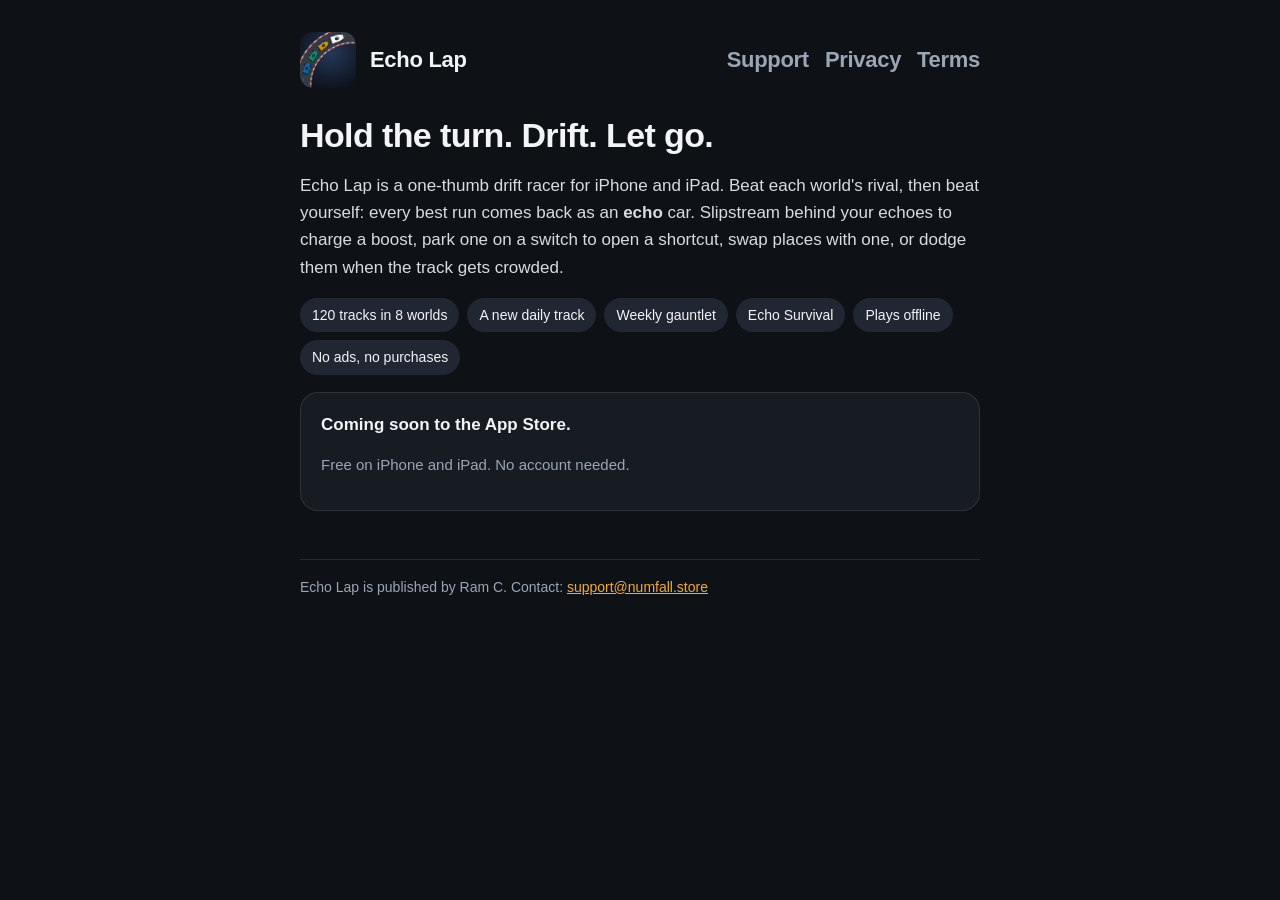
<file: site/index.html>
<!doctype html>
<html lang="en"><head><meta charset="utf-8"><meta name="viewport" content="width=device-width, initial-scale=1">
<title>Echo Lap</title><meta name="description" content="A one-thumb drift racer where your best runs come back as echo cars."><link rel="stylesheet" href="style.css"><link rel="icon" href="icon.png"></head>
<body><main>
<header><img src="icon.png" alt=""><a href="./">Echo Lap</a><nav><a href="support.html">Support</a><a href="privacy.html">Privacy</a><a href="terms.html">Terms</a></nav></header>

<h1>Hold the turn. Drift. Let go.</h1>
<p>Echo Lap is a one-thumb drift racer for iPhone and iPad. Beat each world's rival, then beat yourself: every best run comes back as an <strong>echo</strong> car.
Slipstream behind your echoes to charge a boost, park one on a switch to open a shortcut, swap places with one, or dodge them
when the track gets crowded.</p>
<ul class="chips"><li>120 tracks in 8 worlds</li><li>A new daily track</li><li>Weekly gauntlet</li><li>Echo Survival</li><li>Plays offline</li><li>No ads, no purchases</li></ul>
<div class="card"><strong>Coming soon to the App Store.</strong><p class="muted">Free on iPhone and iPad. No account needed.</p></div>
<footer>Echo Lap is published by Ram C. Contact: <a href="mailto:support@numfall.store">support@numfall.store</a></footer>
</main></body></html>
</file>
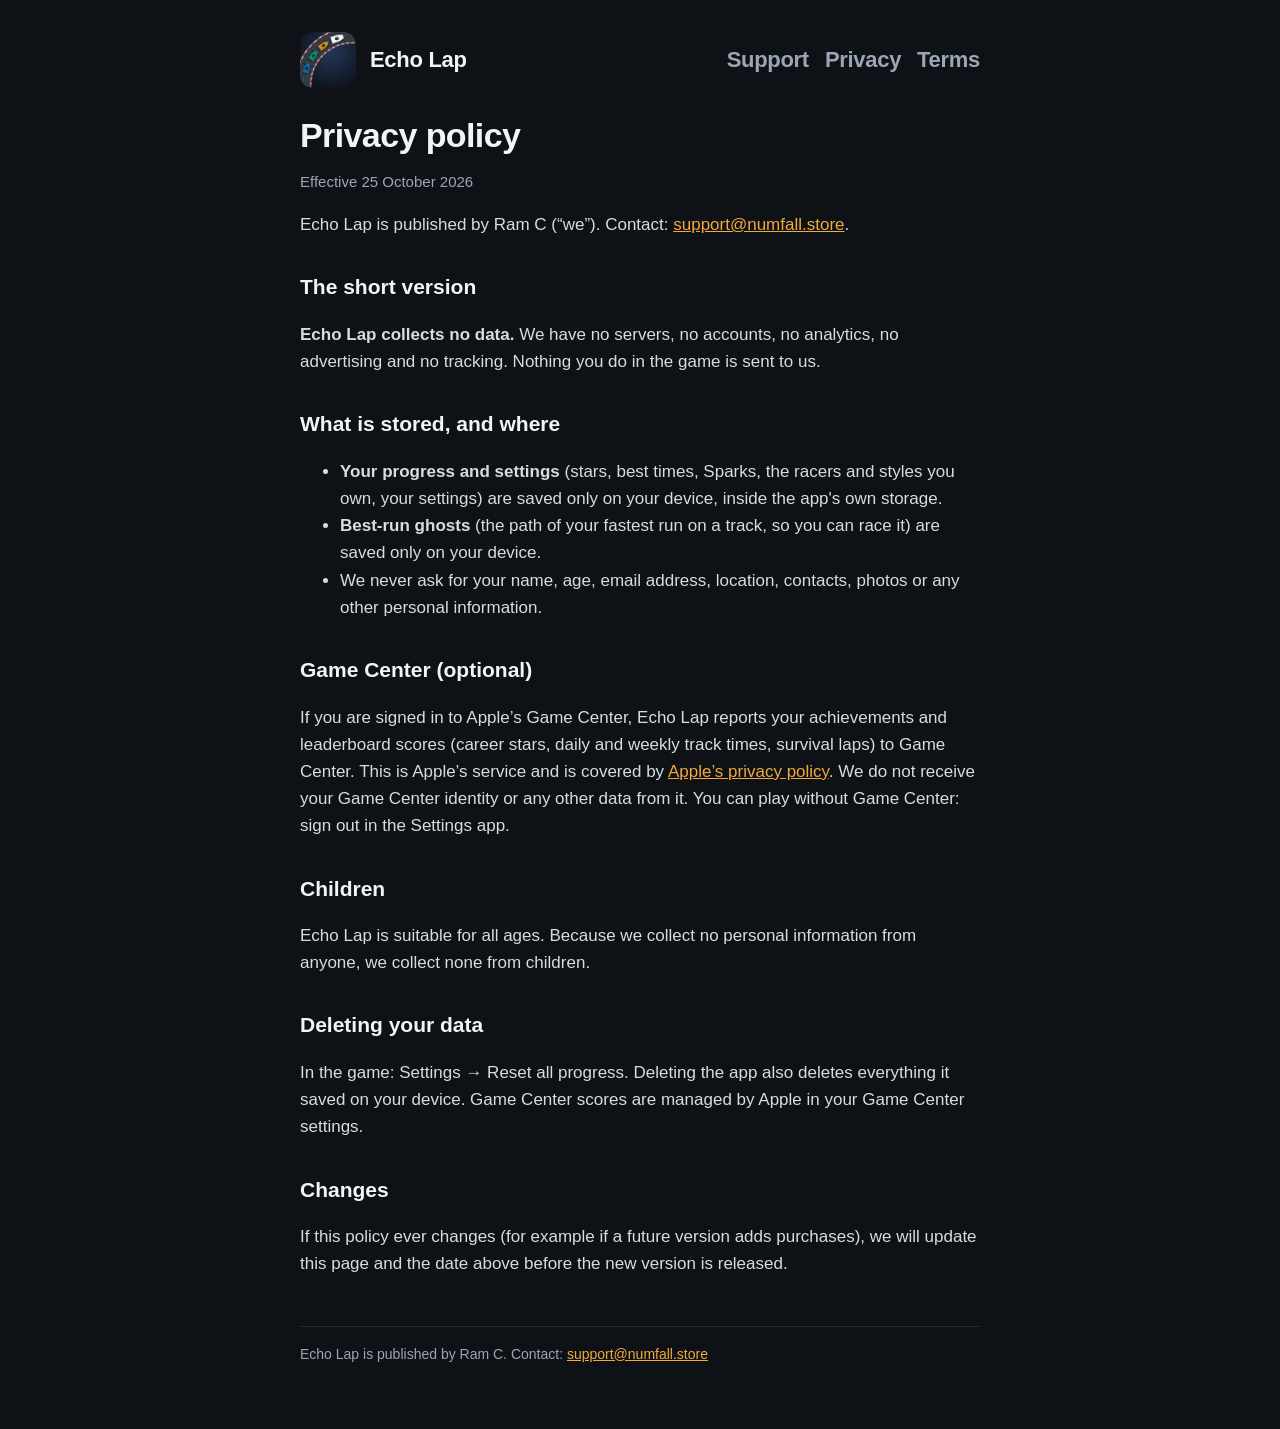
<file: site/privacy.html>
<!doctype html>
<html lang="en"><head><meta charset="utf-8"><meta name="viewport" content="width=device-width, initial-scale=1">
<title>Privacy policy · Echo Lap</title><meta name="description" content="Echo Lap collects no personal data."><link rel="stylesheet" href="style.css"><link rel="icon" href="icon.png"></head>
<body><main>
<header><img src="icon.png" alt=""><a href="./">Echo Lap</a><nav><a href="support.html">Support</a><a href="privacy.html">Privacy</a><a href="terms.html">Terms</a></nav></header>

<h1>Privacy policy</h1>
<p class="muted">Effective 25 October 2026</p>
<p>Echo Lap is published by Ram C (&ldquo;we&rdquo;). Contact: <a href="mailto:support@numfall.store">support@numfall.store</a>.</p>
<h2>The short version</h2>
<p><strong>Echo Lap collects no data.</strong> We have no servers, no accounts, no analytics, no advertising and no tracking. Nothing you do in the game is sent to us.</p>
<h2>What is stored, and where</h2>
<ul>
<li><strong>Your progress and settings</strong> (stars, best times, Sparks, the racers and styles you own, your settings) are saved only on your device, inside the app's own storage.</li>
<li><strong>Best-run ghosts</strong> (the path of your fastest run on a track, so you can race it) are saved only on your device.</li>
<li>We never ask for your name, age, email address, location, contacts, photos or any other personal information.</li>
</ul>
<h2>Game Center (optional)</h2>
<p>If you are signed in to Apple&rsquo;s Game Center, Echo Lap reports your achievements and leaderboard scores (career stars, daily and weekly track times, survival laps) to Game Center. This is Apple&rsquo;s service and is covered by <a href="https://www.apple.com/legal/privacy/">Apple&rsquo;s privacy policy</a>. We do not receive your Game Center identity or any other data from it. You can play without Game Center: sign out in the Settings app.</p>
<h2>Children</h2>
<p>Echo Lap is suitable for all ages. Because we collect no personal information from anyone, we collect none from children.</p>
<h2>Deleting your data</h2>
<p>In the game: Settings &rarr; Reset all progress. Deleting the app also deletes everything it saved on your device. Game Center scores are managed by Apple in your Game Center settings.</p>
<h2>Changes</h2>
<p>If this policy ever changes (for example if a future version adds purchases), we will update this page and the date above before the new version is released.</p>
<footer>Echo Lap is published by Ram C. Contact: <a href="mailto:support@numfall.store">support@numfall.store</a></footer>
</main></body></html>
</file>
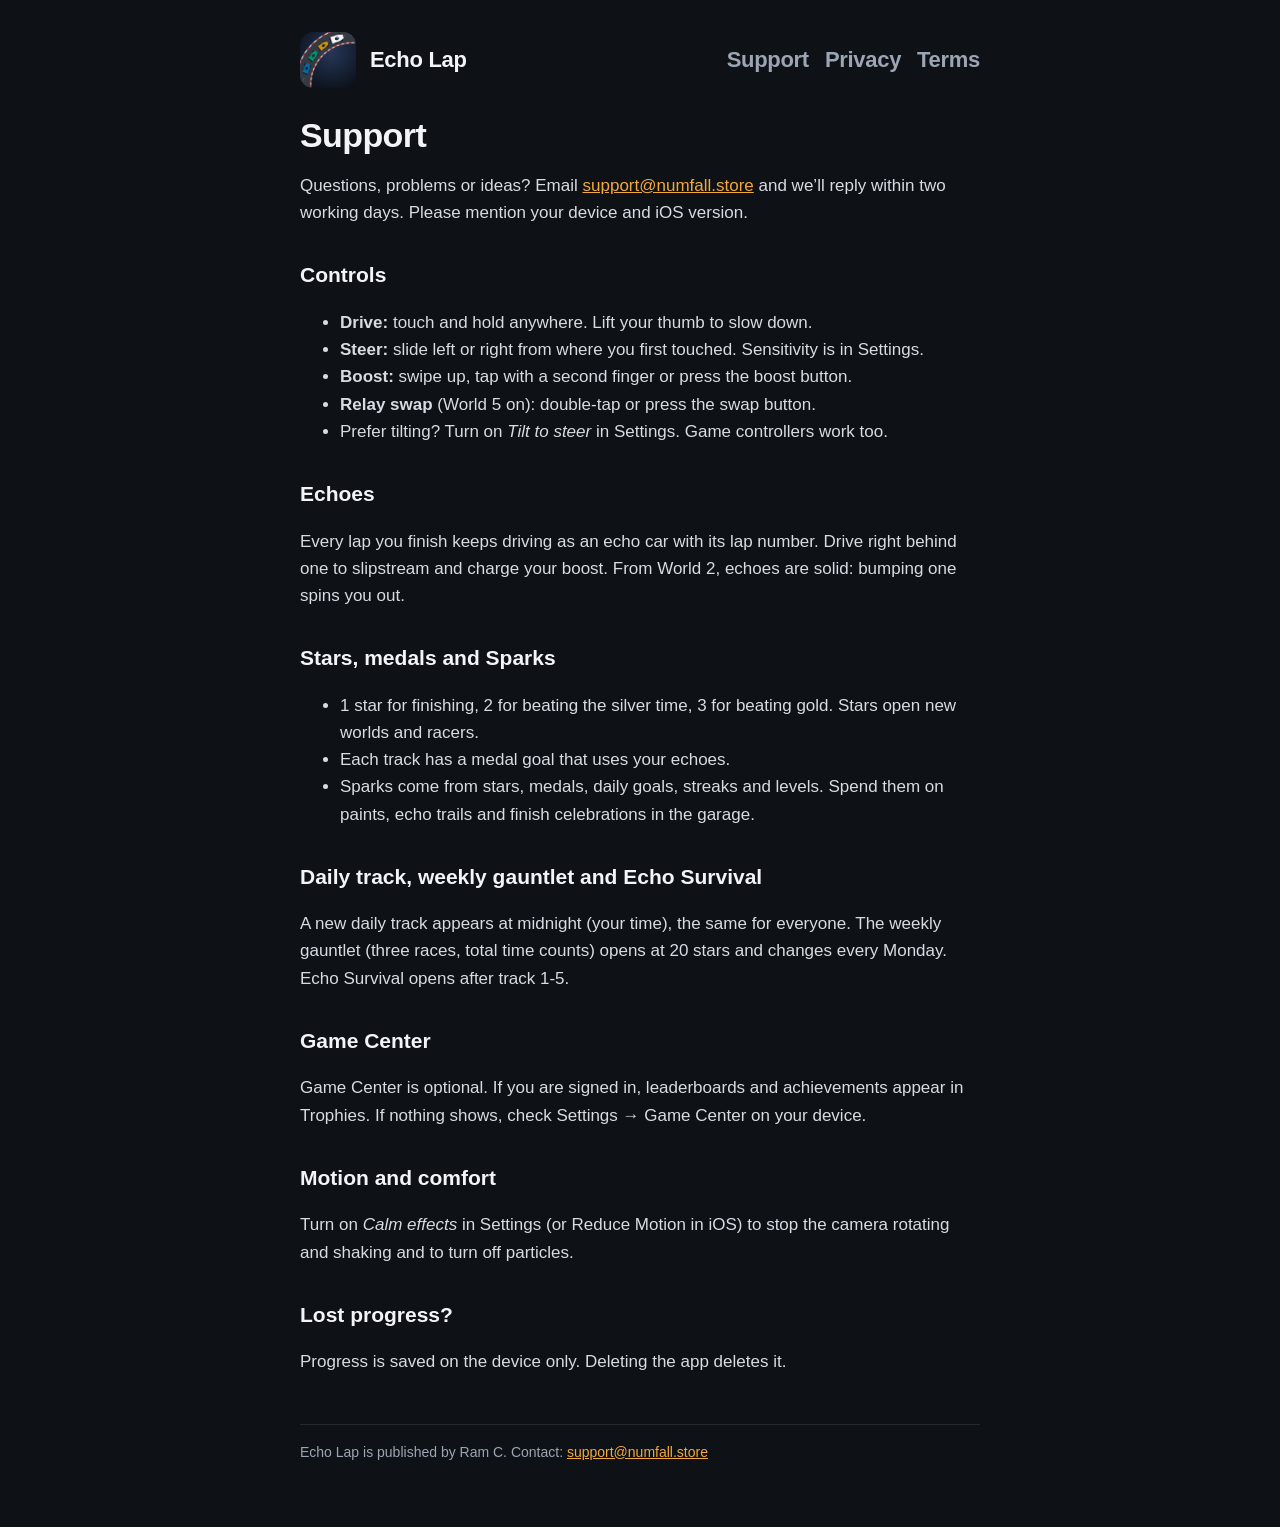
<file: site/support.html>
<!doctype html>
<html lang="en"><head><meta charset="utf-8"><meta name="viewport" content="width=device-width, initial-scale=1">
<title>Support · Echo Lap</title><meta name="description" content="Help for Echo Lap: controls, echoes, stars, Sparks, daily track and Game Center."><link rel="stylesheet" href="style.css"><link rel="icon" href="icon.png"></head>
<body><main>
<header><img src="icon.png" alt=""><a href="./">Echo Lap</a><nav><a href="support.html">Support</a><a href="privacy.html">Privacy</a><a href="terms.html">Terms</a></nav></header>

<h1>Support</h1>
<p>Questions, problems or ideas? Email <a href="mailto:support@numfall.store">support@numfall.store</a> and we&rsquo;ll reply within two working days. Please mention your device and iOS version.</p>
<h2>Controls</h2>
<ul>
<li><strong>Drive:</strong> touch and hold anywhere. Lift your thumb to slow down.</li>
<li><strong>Steer:</strong> slide left or right from where you first touched. Sensitivity is in Settings.</li>
<li><strong>Boost:</strong> swipe up, tap with a second finger or press the boost button.</li>
<li><strong>Relay swap</strong> (World 5 on): double-tap or press the swap button.</li>
<li>Prefer tilting? Turn on <em>Tilt to steer</em> in Settings. Game controllers work too.</li>
</ul>
<h2>Echoes</h2>
<p>Every lap you finish keeps driving as an echo car with its lap number. Drive right behind one to slipstream and charge your boost. From World 2, echoes are solid: bumping one spins you out.</p>
<h2>Stars, medals and Sparks</h2>
<ul>
<li>1 star for finishing, 2 for beating the silver time, 3 for beating gold. Stars open new worlds and racers.</li>
<li>Each track has a medal goal that uses your echoes.</li>
<li>Sparks come from stars, medals, daily goals, streaks and levels. Spend them on paints, echo trails and finish celebrations in the garage.</li>
</ul>
<h2>Daily track, weekly gauntlet and Echo Survival</h2>
<p>A new daily track appears at midnight (your time), the same for everyone. The weekly gauntlet (three races, total time counts) opens at 20 stars and changes every Monday. Echo Survival opens after track 1-5.</p>
<h2>Game Center</h2>
<p>Game Center is optional. If you are signed in, leaderboards and achievements appear in Trophies. If nothing shows, check Settings &rarr; Game Center on your device.</p>
<h2>Motion and comfort</h2>
<p>Turn on <em>Calm effects</em> in Settings (or Reduce Motion in iOS) to stop the camera rotating and shaking and to turn off particles.</p>
<h2>Lost progress?</h2>
<p>Progress is saved on the device only. Deleting the app deletes it.</p>
<footer>Echo Lap is published by Ram C. Contact: <a href="mailto:support@numfall.store">support@numfall.store</a></footer>
</main></body></html>
</file>
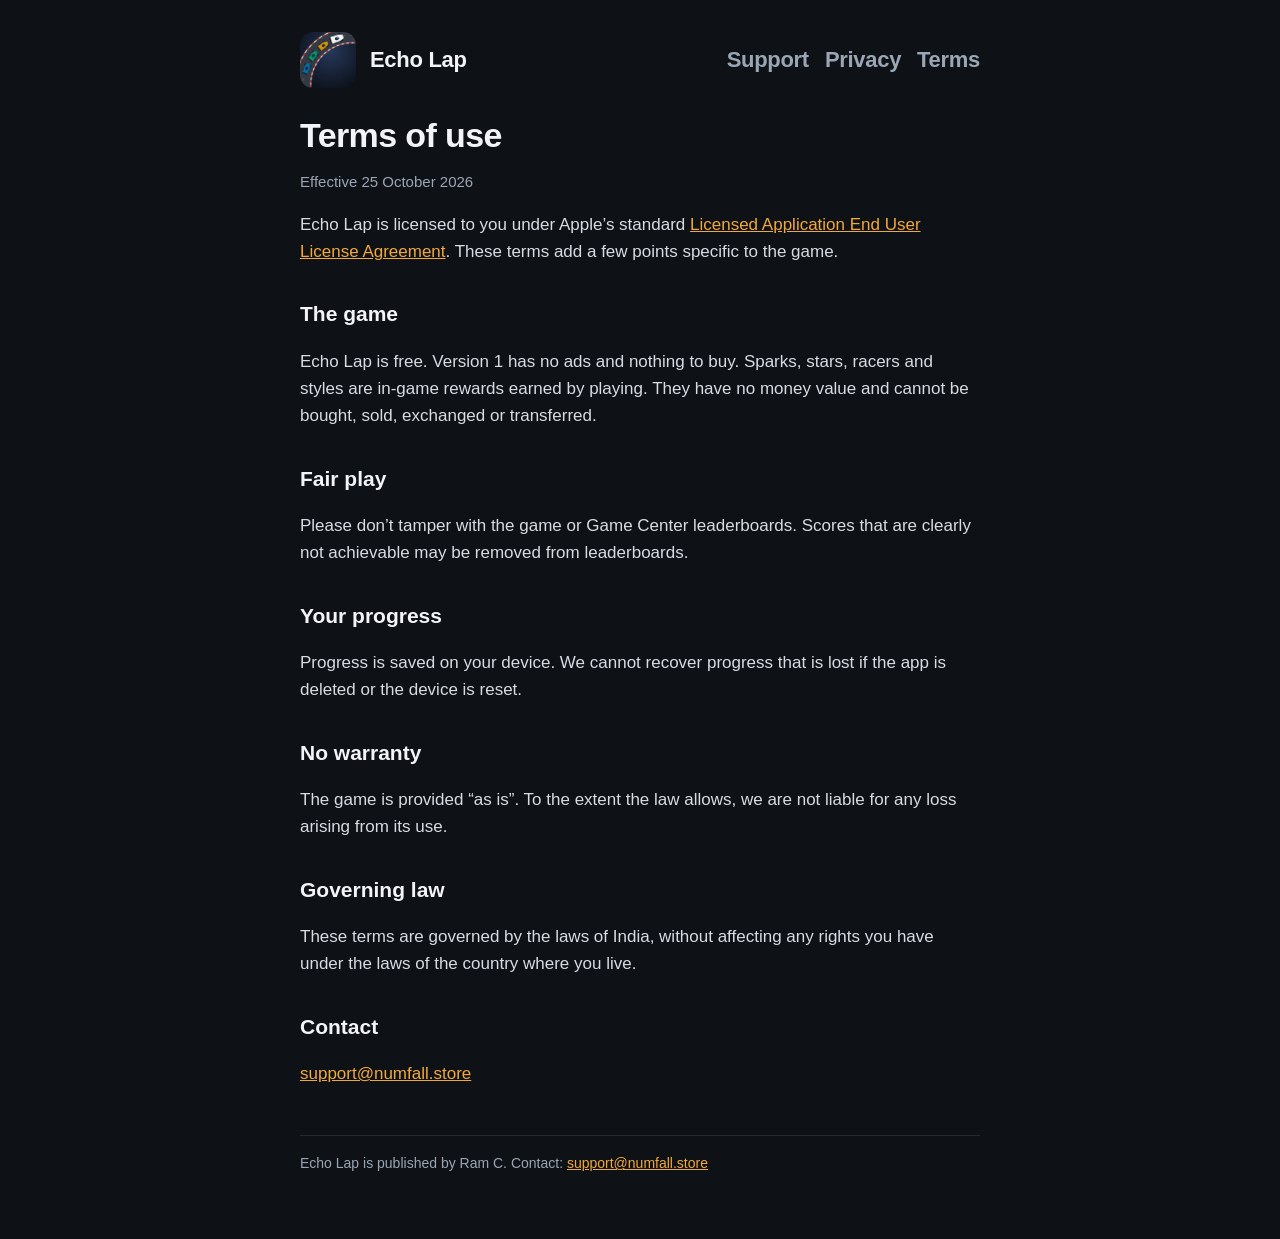
<file: site/terms.html>
<!doctype html>
<html lang="en"><head><meta charset="utf-8"><meta name="viewport" content="width=device-width, initial-scale=1">
<title>Terms of use · Echo Lap</title><meta name="description" content="Terms of use for Echo Lap."><link rel="stylesheet" href="style.css"><link rel="icon" href="icon.png"></head>
<body><main>
<header><img src="icon.png" alt=""><a href="./">Echo Lap</a><nav><a href="support.html">Support</a><a href="privacy.html">Privacy</a><a href="terms.html">Terms</a></nav></header>

<h1>Terms of use</h1>
<p class="muted">Effective 25 October 2026</p>
<p>Echo Lap is licensed to you under Apple&rsquo;s standard <a href="https://www.apple.com/legal/internet-services/itunes/dev/stdeula/">Licensed Application End User License Agreement</a>. These terms add a few points specific to the game.</p>
<h2>The game</h2>
<p>Echo Lap is free. Version 1 has no ads and nothing to buy. Sparks, stars, racers and styles are in-game rewards earned by playing. They have no money value and cannot be bought, sold, exchanged or transferred.</p>
<h2>Fair play</h2>
<p>Please don&rsquo;t tamper with the game or Game Center leaderboards. Scores that are clearly not achievable may be removed from leaderboards.</p>
<h2>Your progress</h2>
<p>Progress is saved on your device. We cannot recover progress that is lost if the app is deleted or the device is reset.</p>
<h2>No warranty</h2>
<p>The game is provided &ldquo;as is&rdquo;. To the extent the law allows, we are not liable for any loss arising from its use.</p>
<h2>Governing law</h2>
<p>These terms are governed by the laws of India, without affecting any rights you have under the laws of the country where you live.</p>
<h2>Contact</h2>
<p><a href="mailto:support@numfall.store">support@numfall.store</a></p>
<footer>Echo Lap is published by Ram C. Contact: <a href="mailto:support@numfall.store">support@numfall.store</a></footer>
</main></body></html>
</file>
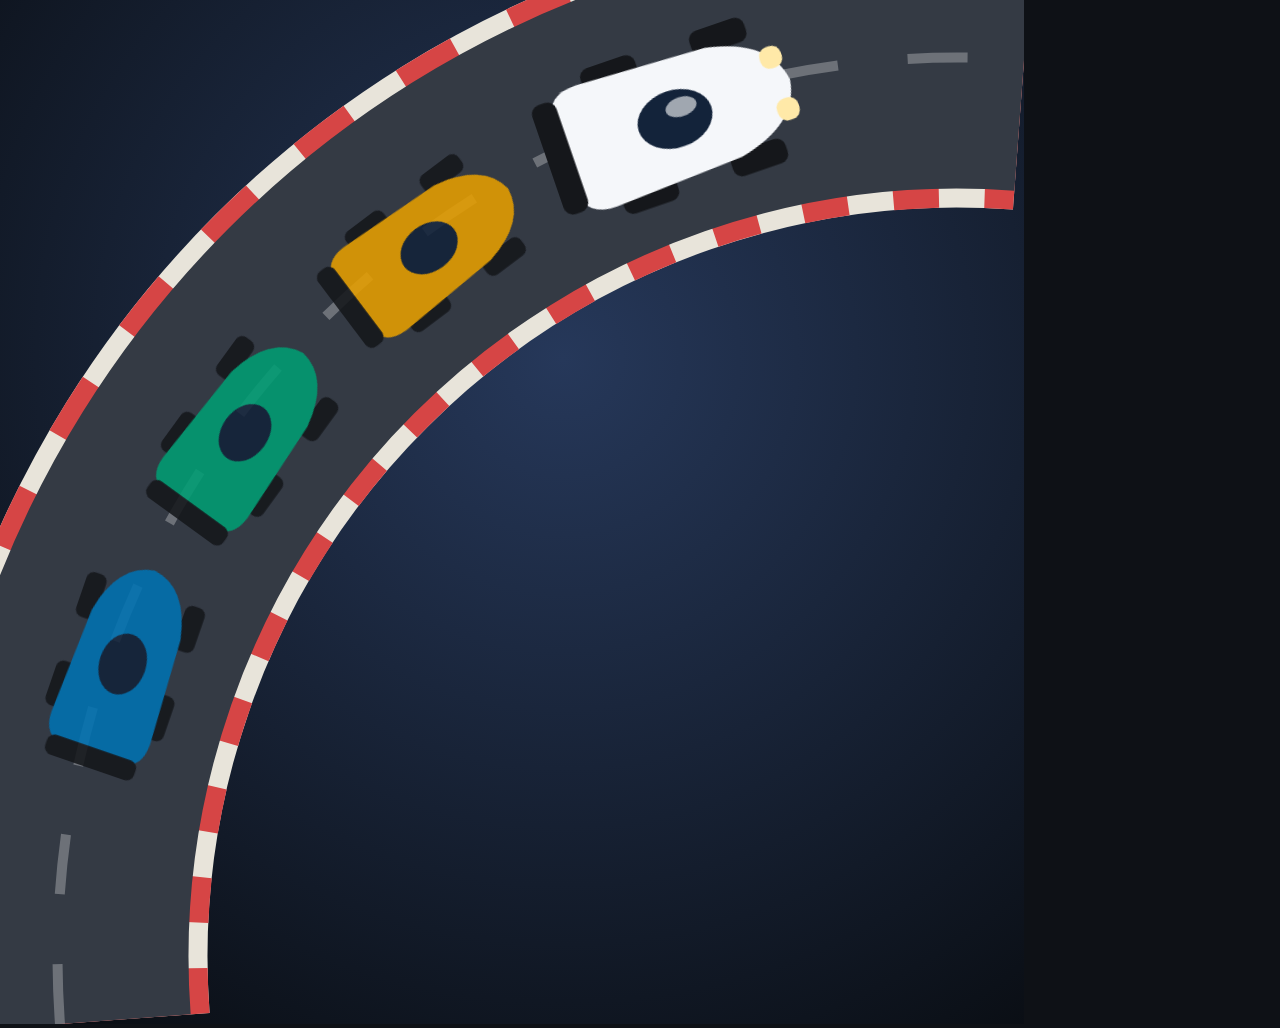
<file: design/icon/icon.html>
<!doctype html><meta charset="utf-8">
<!-- Echo Lap app icon master (1024 x 1024). Rendered by tools/icon/render_icon.js, then flattened (no alpha) by
     tools/icon/flatten.py because the App Store rejects transparent icons. Code-drawn: nothing to license. -->
<body style="margin:0;background:#0E1116">
<svg width="1024" height="1024" viewBox="0 0 1024 1024" xmlns="http://www.w3.org/2000/svg">
  <defs>
    <radialGradient id="bg" cx="55%" cy="35%" r="80%">
      <stop offset="0" stop-color="#26385A"/><stop offset="1" stop-color="#0A0E14"/>
    </radialGradient>
    <g id="car">
      <rect x="-22" y="-24" width="18" height="8" rx="3" fill="#15171B"/>
      <rect x="14" y="-24" width="18" height="8" rx="3" fill="#15171B"/>
      <rect x="-22" y="16" width="18" height="8" rx="3" fill="#15171B"/>
      <rect x="14" y="16" width="18" height="8" rx="3" fill="#15171B"/>
      <path d="M-34 -12 Q-34 -20 -24 -20 L18 -18 Q38 -14 40 0 Q38 14 18 18 L-24 20 Q-34 20 -34 12 Z"/>
      <ellipse cx="2" cy="0" rx="12" ry="9" fill="#13233A"/>
      <rect x="-40" y="-18" width="8" height="36" rx="3" fill="#15171B"/>
    </g>
  </defs>
  <rect width="1024" height="1024" fill="url(#bg)"/>
  <!-- One wide arc of road from bottom-left to top-right (part of a large circle centred bottom-right). -->
  <g fill="none" stroke-linecap="butt">
    <path d="M 60 1024 A 900 900 0 0 1 1024 60" stroke="#E8E4DA" stroke-width="300"/>
    <path d="M 60 1024 A 900 900 0 0 1 1024 60" stroke="#D64545" stroke-width="300" stroke-dasharray="54 54"/>
    <path d="M 60 1024 A 900 900 0 0 1 1024 60" stroke="#343A44" stroke-width="262"/>
    <path d="M 60 1024 A 900 900 0 0 1 1024 60" stroke="#FFFFFF" stroke-opacity=".28" stroke-width="10" stroke-dasharray="60 70"/>
  </g>
  <!-- Three echoes (past laps) chasing the car, colour-blind-safe palette, see-through -->
  <g opacity=".88">
    <use href="#car" transform="translate(121 669) rotate(-71) scale(2.6)" fill="#0072B2"/>
    <use href="#car" transform="translate(242 437) rotate(-54) scale(2.6)" fill="#009E73"/>
    <use href="#car" transform="translate(425 251) rotate(-37) scale(2.6)" fill="#E69F00"/>
  </g>
  <!-- The car -->
  <g transform="translate(669 121) rotate(-19) scale(3.2)" fill="#F5F7FA">
    <use href="#car"/>
    <ellipse cx="5" cy="-3" rx="5" ry="3" fill="#FFFFFF" opacity=".6"/>
    <rect x="33" y="-12" width="7" height="7" rx="3" fill="#FFE9A8"/>
    <rect x="33" y="5" width="7" height="7" rx="3" fill="#FFE9A8"/>
  </g>
</svg>
</body>
</file>
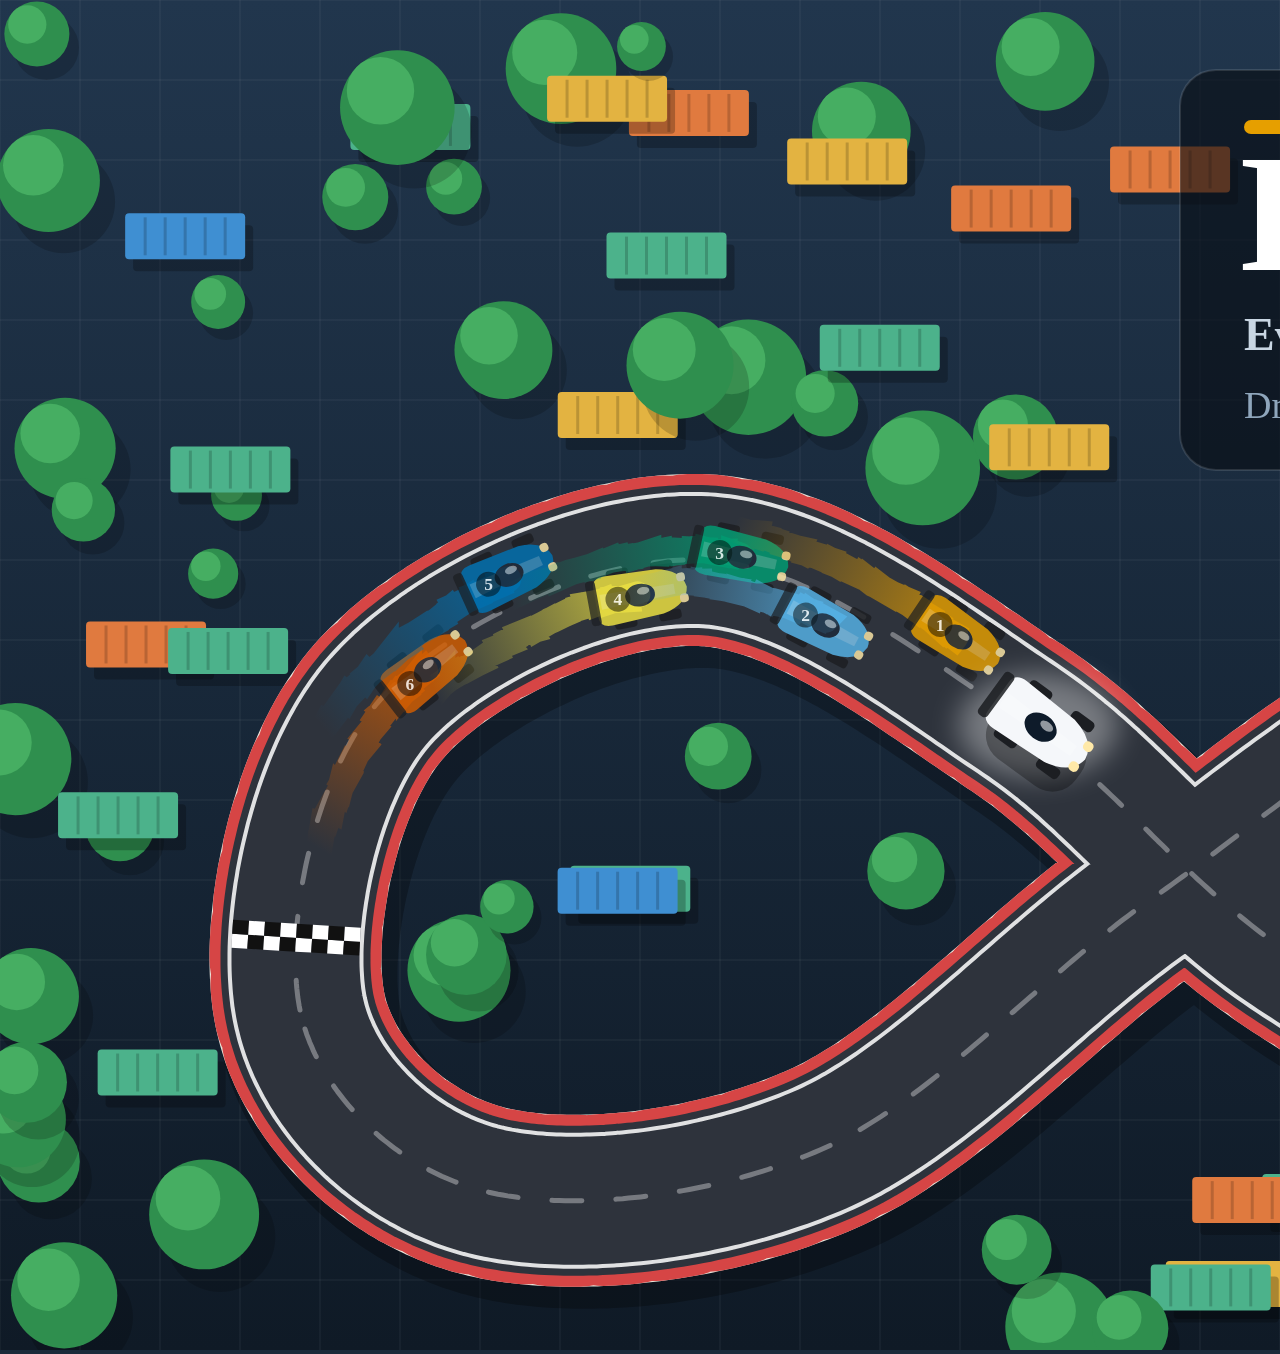
<file: concept/images/src/01-key-art.html>
<!doctype html><meta charset="utf-8">
<body><script src="lib.js"></script><script src="config.js"></script><script>
const W = 2400, H = 1350;
const s = svgRoot(W, H, '#1B2A3A');

// Sky-to-ground gradient backdrop (dusk harbour).
const defs = el('defs', {}, s);
const bg = el('linearGradient', { id: 'bg', x1: 0, y1: 0, x2: 0, y2: 1 }, defs);
el('stop', { offset: 0, 'stop-color': '#21364D' }, bg);
el('stop', { offset: 1, 'stop-color': '#0F1A26' }, bg);
el('rect', { width: W, height: H, fill: 'url(#bg)' }, s);

// Ground grid like a scale model board.
for (let x = 0; x < W; x += 80) el('line', { x1: x, y1: 0, x2: x, y2: H, stroke: 'rgba(255,255,255,.035)', 'stroke-width': 2 }, s);
for (let y = 0; y < H; y += 80) el('line', { x1: 0, y1: y, x2: W, y2: y, stroke: 'rgba(255,255,255,.035)', 'stroke-width': 2 }, s);

// A big sweeping figure-of-eight with a bridge, generated from control points.
const ctrl = [[300, 1010], [380, 700], [700, 560], [1020, 720], [1300, 960], [1720, 1170], [2120, 1060], [2190, 800], [1900, 650], [1480, 690], [1150, 900], [820, 1150], [480, 1190]];
const pts = spline(ctrl, 60);

const r = rng(9);
scatter(s, pts, W, H, 80, 4, 150, (p, x, y, rr) => {
  if (rr() < 0.5) tree(p, x, y, rr, 0.7 + rr());
  else {
    const c = ['#E07A3F', '#3F8FD2', '#E3B341', '#4CB28B'][Math.floor(rr() * 4)];
    el('rect', { x: x + 8, y: y + 12, width: 120, height: 46, rx: 4, fill: 'rgba(0,0,0,.25)' }, p);
    el('rect', { x, y, width: 120, height: 46, rx: 4, fill: c }, p);
    for (let k = 1; k < 6; k++) el('line', { x1: x + k * 20, y1: y + 4, x2: x + k * 20, y2: y + 42, stroke: 'rgba(0,0,0,.18)', 'stroke-width': 3 }, p);
  }
}, (x, y) => x > 1120 && y < 560);

road(s, pts, { width: 150, asphalt: '#2E333C' });
startLine(s, pts, 0.02, 150);

// Six echoes chasing the player round the curve — the whole idea in one picture.
const lead = 0.235;
for (let lap = 6; lap >= 1; lap--) {
  echo(s, pts, lead - lap * 0.024, lap, { offset: [-34, 26, -8, 30, -30, 10][lap - 1], trail: 0.05, wobble: 6, scale: 1.25, trailWidth: 26 });
}
// Player: bright white with a glow.
const P = along(pts, lead, -6);
const glow = el('filter', { id: 'glow', x: '-50%', y: '-50%', width: '200%', height: '200%' }, defs);
el('feGaussianBlur', { stdDeviation: 14 }, glow);
el('ellipse', { cx: P.x, cy: P.y, rx: 80, ry: 52, fill: '#FFFFFF', opacity: 0.35, filter: 'url(#glow)' }, s);
car(s, P.x, P.y, P.a, '#F5F7FA', { scale: 1.45, canopy: '#0E1B2A' });

// Title block.
panel(s, 1180, 70, 1080, 400, { fill: 'rgba(8,12,18,.62)', r: 36 });
text(s, 1240, 270, TITLE, { size: 168, weight: 900, spacing: -4, family: 'Inter Display' });
text(s, 1244, 350, TAGLINE, { size: 46, weight: 600, fill: '#C9D6E3' });
text(s, 1244, 418, 'Draft them. Dodge them. Use them.', { size: 38, weight: 500, fill: '#8FA6BC' });
// Lap swatches as a colour legend.
ECHO.slice(0, 6).forEach((c, i) => {
  el('rect', { x: 1244 + i * 64, y: 120, width: 48, height: 14, rx: 7, fill: c }, s);
});
stamp(s, W, H);
</script></body>
</file>
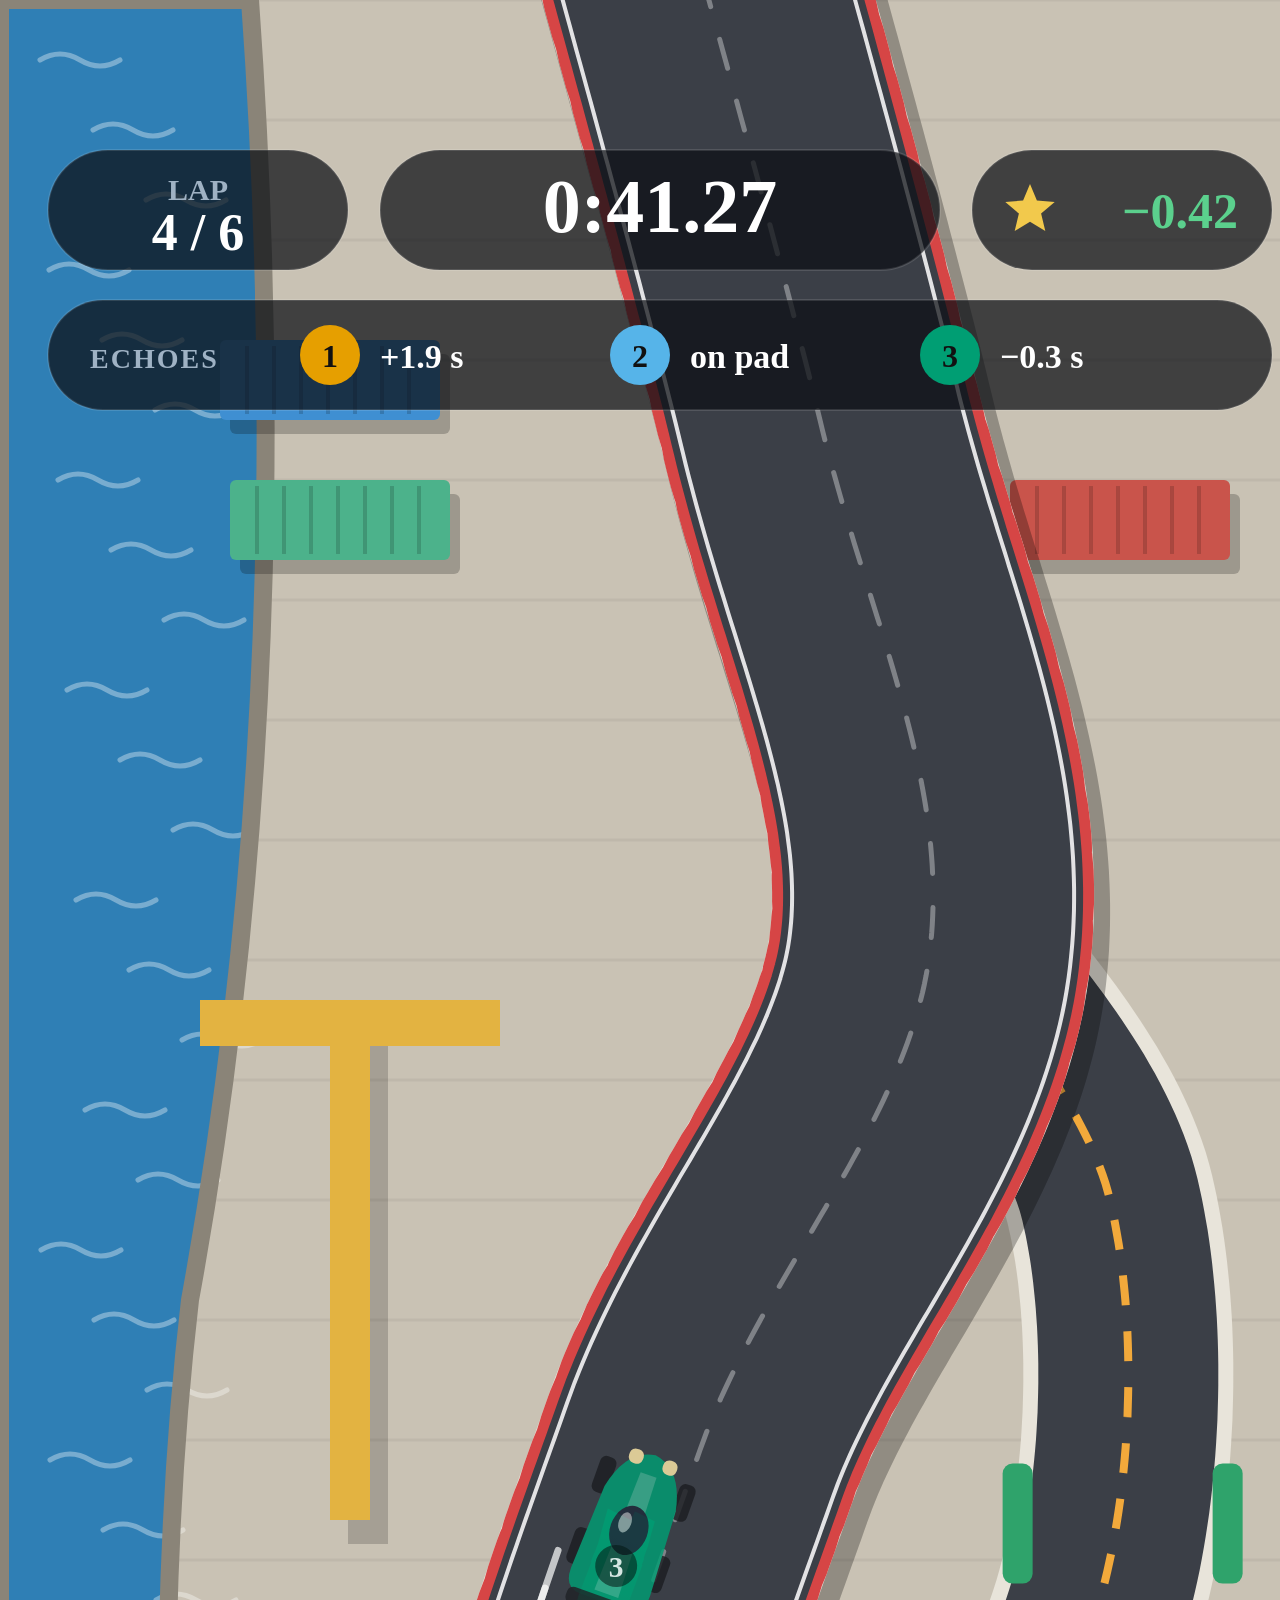
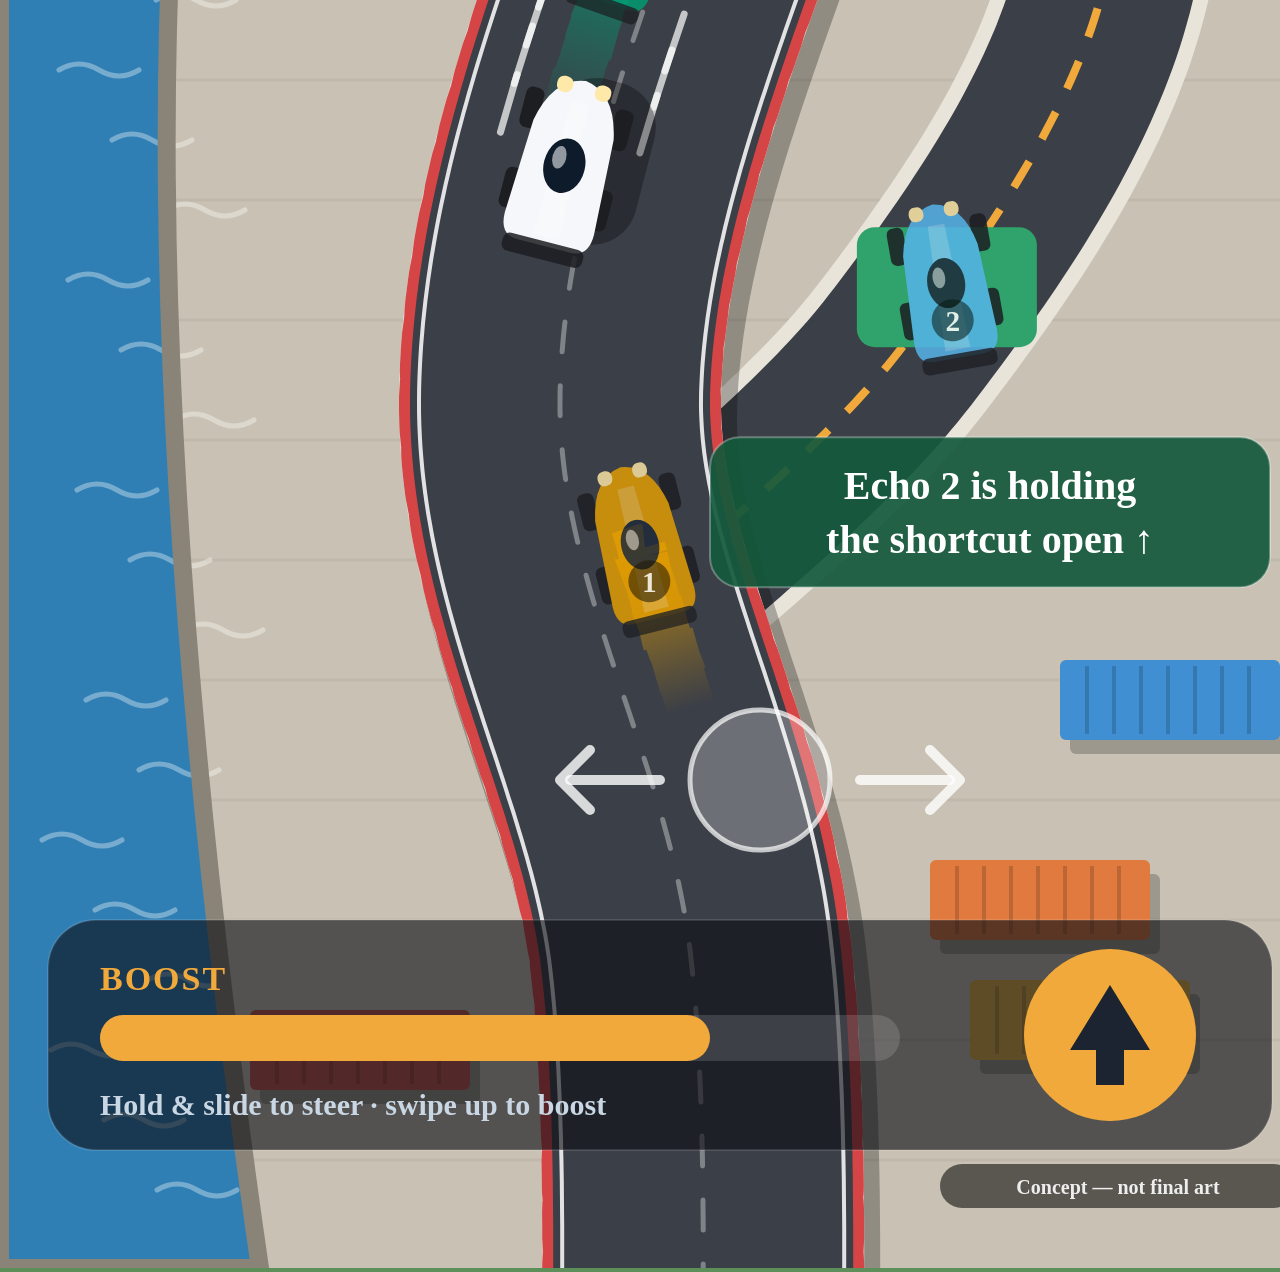
<file: concept/images/src/02-iphone-gameplay.html>
<!doctype html><meta charset="utf-8">
<body><script src="lib.js"></script><script src="config.js"></script><script>
// iPhone 6.9" portrait, mid-race, World 1 (Harbour). Camera points the car "up".
const W = 1320, H = 2868;
const s = svgRoot(W, H, '#5C8F5A');
const defs = el('defs', {}, s);

// Ground: quay concrete with water on the left.
el('rect', { width: W, height: H, fill: '#C9C2B4' }, s);
for (let y = 0; y < H; y += 120) el('line', { x1: 0, y1: y, x2: W, y2: y, stroke: 'rgba(0,0,0,.05)', 'stroke-width': 3 }, s);
const water = 'M0 0 L250 0 Q300 700 190 1300 Q120 1900 260 2868 L0 2868 Z';
el('path', { d: water, fill: '#2F7FB5' }, s);
for (let k = 0; k < 40; k++) {
  const y = 60 + k * 70, x = 40 + (k * 53) % 150;
  el('path', { d: `M${x} ${y} q20 -12 40 0 t40 0`, fill: 'none', stroke: 'rgba(255,255,255,.35)', 'stroke-width': 5, 'stroke-linecap': 'round' }, s);
}
el('path', { d: water, fill: 'none', stroke: '#8A8478', 'stroke-width': 18 }, s);

// Track in screen space (open spline running up the screen).
const ctrl = [[700, 3150], [690, 2550], [560, 2000], [700, 1450], [930, 950], [820, 420], [640, -250]];
const pts = spline(ctrl, 60, false);

// Side shortcut lane with gate, joining back further up.
const sc = spline([[640, 2200], [900, 1950], [1100, 1600], [1110, 1200], [940, 930]], 40, false);
el('path', { d: pathD(sc, false), fill: 'none', stroke: '#E8E4DA', 'stroke-width': 210, 'stroke-linecap': 'round' }, s);
el('path', { d: pathD(sc, false), fill: 'none', stroke: '#3B3F47', 'stroke-width': 180, 'stroke-linecap': 'round' }, s);
el('path', { d: pathD(sc, false), fill: 'none', stroke: '#F2A93B', 'stroke-width': 8, 'stroke-dasharray': '30 26' }, s);

// Containers and a crane on the quay.
const cols = ['#E07A3F', '#3F8FD2', '#E3B341', '#4CB28B', '#C9544B'];
[[1040, 2500, 0], [1080, 2620, 2], [330, 380, 1], [340, 520, 3], [1120, 520, 4], [1170, 2300, 1], [360, 2650, 4]].forEach(([x, y, c]) => {
  el('rect', { x: x - 110 + 10, y: y - 40 + 14, width: 220, height: 80, rx: 6, fill: 'rgba(0,0,0,.22)' }, s);
  el('rect', { x: x - 110, y: y - 40, width: 220, height: 80, rx: 6, fill: cols[c] }, s);
  for (let k = 1; k < 8; k++) el('line', { x1: x - 110 + k * 27, y1: y - 34, x2: x - 110 + k * 27, y2: y + 34, stroke: 'rgba(0,0,0,.16)', 'stroke-width': 4 }, s);
});
el('rect', { x: 330, y: 1000, width: 40, height: 520, fill: 'rgba(0,0,0,.18)', transform: 'translate(18 24)' }, s);
el('rect', { x: 330, y: 1000, width: 40, height: 520, fill: '#E3B341' }, s);
el('rect', { x: 200, y: 1000, width: 300, height: 46, fill: '#E3B341' }, s);

road(s, pts, { width: 300, closed: false, asphalt: '#3B3F47' });

// Gate on the shortcut, held open by echo 2 sitting on its pad.
const gp = sc[92];
el('rect', { x: gp[0] - 120, y: gp[1] - 16, width: 30, height: 120, rx: 10, fill: '#2FA36B' }, s);
el('rect', { x: gp[0] + 90, y: gp[1] - 16, width: 30, height: 120, rx: 10, fill: '#2FA36B' }, s);
const pad = sc[48];
el('rect', { x: pad[0] - 90, y: pad[1] - 60, width: 180, height: 120, rx: 18, fill: '#2FA36B' }, s);
const e2 = { x: pad[0], y: pad[1] };
car(s, e2.x, e2.y, -100, ECHO[1], { scale: 2.1, opacity: 0.85, label: '2', noShadow: true });

// Echo 3 ahead on the racing line (slipstream target), echo 1 behind.
echo(s, pts, 0.47, 3, { offset: -40, trail: 0.06, scale: 2.1, trailWidth: 48, wobble: 4 });
echo(s, pts, 0.285, 1, { offset: 60, trail: 0.05, scale: 2.1, trailWidth: 48, wobble: 4 });

// Player, with slipstream streaks.
const P = along(pts, 0.40, -30);
for (let k = 0; k < 7; k++) {
  const q = along(pts, 0.415 + k * 0.006, (k % 2 ? 40 : -100));
  el('line', { x1: q.x, y1: q.y - 30, x2: q.x, y2: q.y + 30, stroke: '#fff', 'stroke-width': 7, 'stroke-linecap': 'round', opacity: 0.7, transform: `rotate(${q.a + 90} ${q.x} ${q.y})` }, s);
}
car(s, P.x, P.y, P.a, '#F5F7FA', { scale: 2.3, canopy: '#0E1B2A' });

// ---------- HUD ----------
// Top bar (no status bar in store screenshots).
panel(s, 48, 150, 300, 120, { r: 60 });
text(s, 198, 200, 'LAP', { size: 30, weight: 700, anchor: 'middle', fill: '#9FB2C4' });
text(s, 198, 250, '4 / 6', { size: 52, weight: 900, anchor: 'middle' });
panel(s, 380, 150, 560, 120, { r: 60 });
text(s, 660, 232, '0:41.27', { size: 76, weight: 900, anchor: 'middle', family: 'Inter Display' });
panel(s, 972, 150, 300, 120, { r: 60 });
star(s, 1030, 210, 26, '#F2C94C');
text(s, 1180, 228, '−0.42', { size: 50, weight: 900, anchor: 'middle', fill: '#5BD08D' });

// Echo strip: where each past lap is relative to you right now.
panel(s, 48, 300, 1224, 110, { r: 55 });
text(s, 90, 368, 'ECHOES', { size: 28, weight: 800, fill: '#9FB2C4', spacing: 2 });
[['1', '+1.9 s', ECHO[0]], ['2', 'on pad', ECHO[1]], ['3', '−0.3 s', ECHO[2]]].forEach(([n, t, c], i) => {
  const x = 330 + i * 310;
  el('circle', { cx: x, cy: 355, r: 30, fill: c }, s);
  text(s, x, 367, n, { size: 32, weight: 900, anchor: 'middle', fill: '#111' });
  text(s, x + 50, 368, t, { size: 34, weight: 700, fill: '#fff' });
});

// Hint bubble for the first time a gate is open.
const bx = W - 610, by = pad[1] + 150;
panel(s, bx, by, 560, 150, { r: 30, fill: 'rgba(20,90,60,.92)', stroke: 'rgba(255,255,255,.3)' });
text(s, bx + 280, by + 62, 'Echo 2 is holding', { size: 40, weight: 800, anchor: 'middle' });
text(s, bx + 280, by + 116, 'the shortcut open ↑', { size: 40, weight: 800, anchor: 'middle' });

// Boost meter + controls hint.
panel(s, 48, 2520, 1224, 230, { r: 48, fill: 'rgba(12,14,20,.62)' });
text(s, 100, 2590, 'BOOST', { size: 34, weight: 900, fill: '#F2A93B', spacing: 2 });
el('rect', { x: 100, y: 2615, width: 800, height: 46, rx: 23, fill: 'rgba(255,255,255,.14)' }, s);
el('rect', { x: 100, y: 2615, width: 610, height: 46, rx: 23, fill: '#F2A93B' }, s);
text(s, 100, 2715, 'Hold & slide to steer  ·  swipe up to boost', { size: 30, weight: 600, fill: '#C9D6E3' });
el('circle', { cx: 1110, cy: 2635, r: 86, fill: '#F2A93B' }, s);
el('path', { d: 'M1110 2585 L1150 2650 L1124 2650 L1124 2685 L1096 2685 L1096 2650 L1070 2650 Z', fill: '#1B2430' }, s);

// Thumb hint: touch point with a slide arrow.
el('circle', { cx: 760, cy: 2380, r: 70, fill: 'rgba(255,255,255,.25)', stroke: 'rgba(255,255,255,.7)', 'stroke-width': 5 }, s);
el('path', { d: 'M570 2380 L660 2380 M950 2380 L860 2380', stroke: 'rgba(255,255,255,.8)', 'stroke-width': 10, 'stroke-linecap': 'round' }, s);
el('path', { d: 'M590 2350 L560 2380 L590 2410 M930 2350 L960 2380 L930 2410', fill: 'none', stroke: 'rgba(255,255,255,.8)', 'stroke-width': 10, 'stroke-linecap': 'round', 'stroke-linejoin': 'round' }, s);

stamp(s, W, H - 40);
</script></body>
</file>
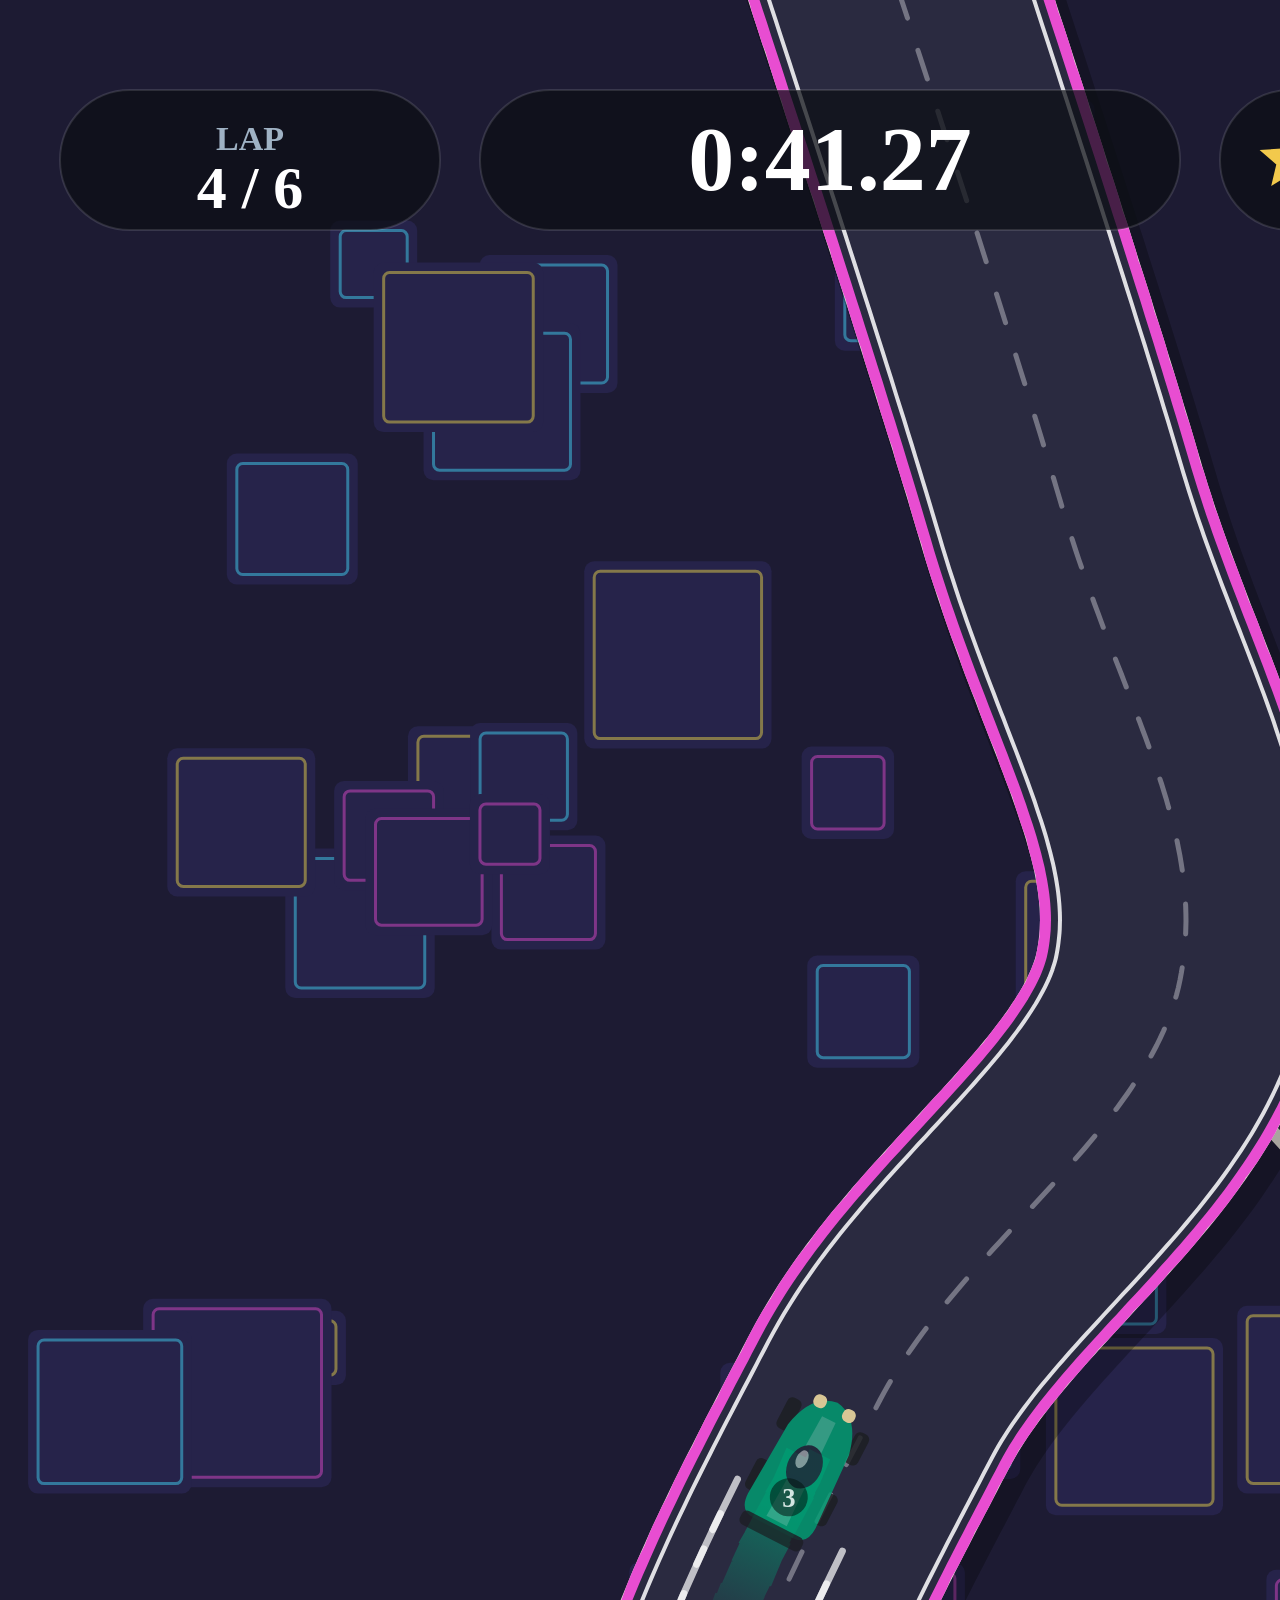
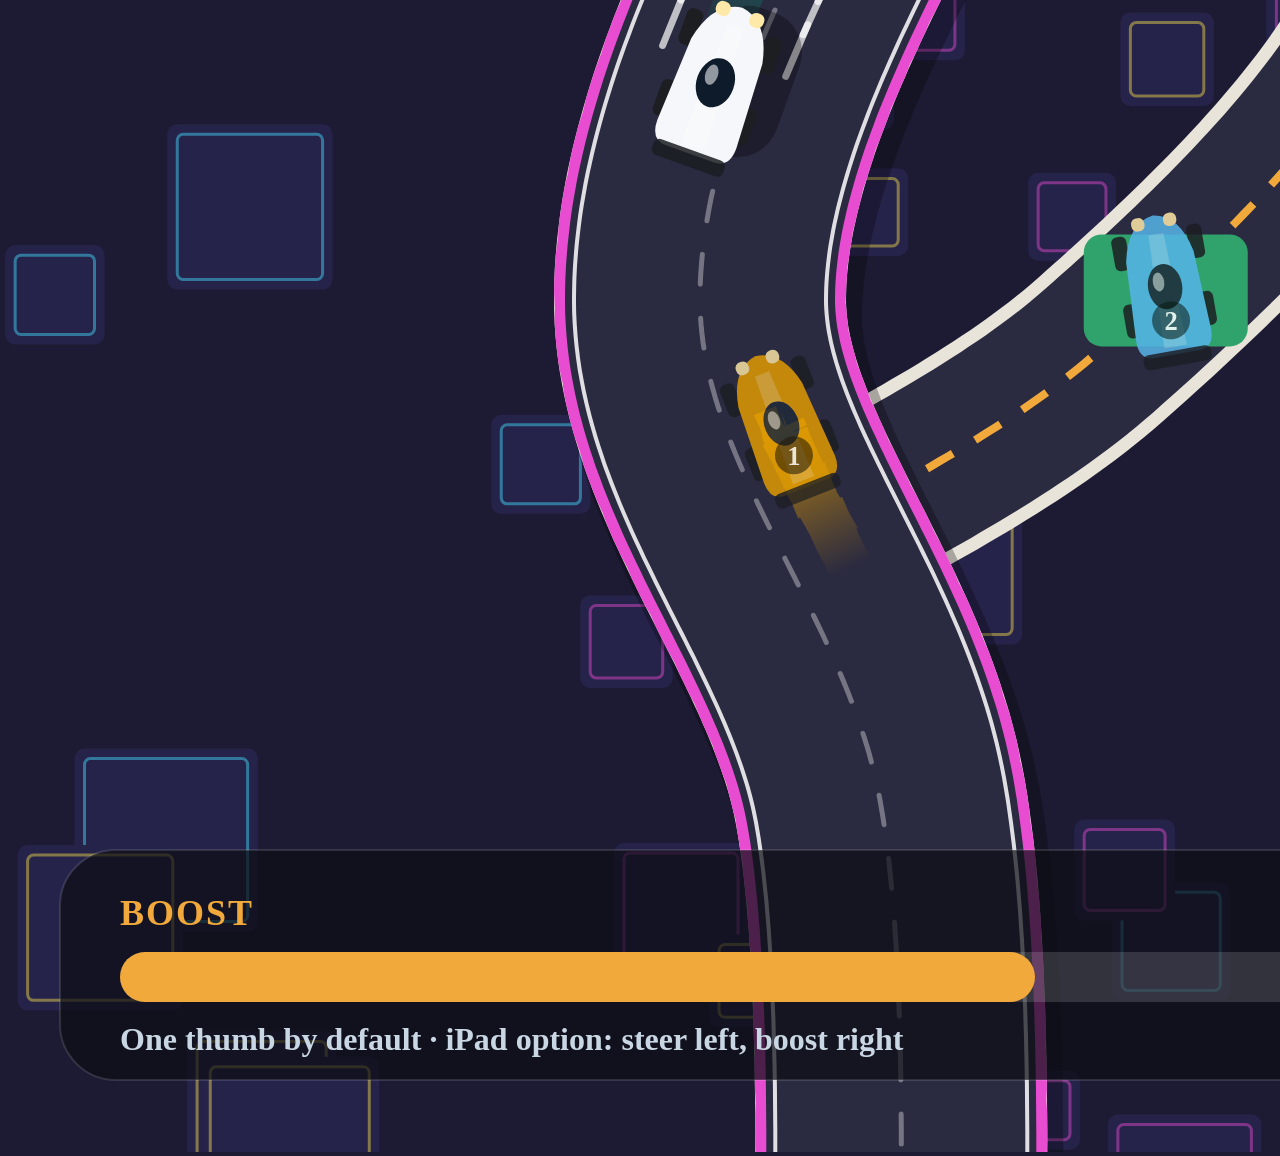
<file: concept/images/src/03-ipad-gameplay.html>
<!doctype html><meta charset="utf-8">
<body><script src="lib.js"></script><script src="config.js"></script><script>
// iPad 13" portrait. Same moment as the iPhone shot, but the camera pulls back
// so you see further ahead, and the spare width carries a mini-map and splits.
const W = 2064, H = 2752;
const s = svgRoot(W, H, '#1D1B33');

// Neon City at night.
const r = rng(5);
for (let i = 0; i < 90; i++) {
  const x = r() * W, y = r() * H, w = 70 + r() * 120;
  el('rect', { x, y, width: w, height: w, rx: 10, fill: '#26234A' }, s);
  el('rect', { x: x + 10, y: y + 10, width: w - 20, height: w - 20, rx: 6, fill: 'none', stroke: ['#43E0FF', '#E84DD1', '#F7E14B'][i % 3], 'stroke-width': 3, opacity: 0.45 }, s);
}

const ctrl = [[900, 3000], [880, 2400], [700, 1900], [880, 1400], [1180, 980], [1060, 500], [820, -250]];
const pts = spline(ctrl, 60, false);
const sc = spline([[780, 2150], [1100, 1950], [1400, 1600], [1420, 1200], [1220, 960]], 40, false);
el('path', { d: pathD(sc, false), fill: 'none', stroke: '#E8E4DA', 'stroke-width': 190, 'stroke-linecap': 'round' }, s);
el('path', { d: pathD(sc, false), fill: 'none', stroke: '#2A2A40', 'stroke-width': 164, 'stroke-linecap': 'round' }, s);
el('path', { d: pathD(sc, false), fill: 'none', stroke: '#F2A93B', 'stroke-width': 8, 'stroke-dasharray': '30 26' }, s);
road(s, pts, { width: 270, closed: false, asphalt: '#2A2A40', kerbB: '#E84DD1' });

const gp = sc[92];
el('rect', { x: gp[0] - 108, y: gp[1] - 16, width: 28, height: 110, rx: 10, fill: '#2FA36B' }, s);
el('rect', { x: gp[0] + 80, y: gp[1] - 16, width: 28, height: 110, rx: 10, fill: '#2FA36B' }, s);
const pad = sc[48];
el('rect', { x: pad[0] - 82, y: pad[1] - 56, width: 164, height: 112, rx: 18, fill: '#2FA36B' }, s);
car(s, pad[0], pad[1], -100, ECHO[1], { scale: 1.9, opacity: 0.85, label: '2', noShadow: true });

echo(s, pts, 0.47, 3, { offset: -36, trail: 0.06, scale: 1.9, trailWidth: 44, wobble: 4 });
echo(s, pts, 0.285, 1, { offset: 54, trail: 0.05, scale: 1.9, trailWidth: 44, wobble: 4 });
const P = along(pts, 0.40, -28);
for (let k = 0; k < 7; k++) {
  const q = along(pts, 0.415 + k * 0.006, (k % 2 ? 36 : -90));
  el('line', { x1: q.x, y1: q.y - 28, x2: q.x, y2: q.y + 28, stroke: '#fff', 'stroke-width': 7, 'stroke-linecap': 'round', opacity: 0.7, transform: `rotate(${q.a + 90} ${q.x} ${q.y})` }, s);
}
car(s, P.x, P.y, P.a, '#F5F7FA', { scale: 2.1, canopy: '#0E1B2A' });

// ---------- HUD ----------
panel(s, 60, 90, 380, 140, { r: 70 });
text(s, 250, 150, 'LAP', { size: 34, weight: 700, anchor: 'middle', fill: '#9FB2C4' });
text(s, 250, 208, '4 / 6', { size: 60, weight: 900, anchor: 'middle' });
panel(s, 480, 90, 700, 140, { r: 70 });
text(s, 830, 190, '0:41.27', { size: 92, weight: 900, anchor: 'middle', family: 'Inter Display' });
panel(s, 1220, 90, 380, 140, { r: 70 });
star(s, 1290, 160, 32, '#F2C94C');
text(s, 1470, 182, '−0.42', { size: 60, weight: 900, anchor: 'middle', fill: '#5BD08D' });

// Right column: echo radar (mini-map of the whole lap) + lap splits.
panel(s, 1640, 90, 364, 620, { r: 40 });
text(s, 1822, 150, 'ECHO RADAR', { size: 26, weight: 800, anchor: 'middle', fill: '#9FB2C4', spacing: 2 });
const mini = spline([[1700, 260], [1830, 200], [1950, 300], [1930, 470], [1840, 620], [1720, 560], [1690, 420]], 30);
el('path', { d: pathD(mini), fill: 'none', stroke: '#4A4770', 'stroke-width': 26, 'stroke-linejoin': 'round' }, s);
el('path', { d: pathD(mini), fill: 'none', stroke: '#2A2A40', 'stroke-width': 16, 'stroke-linejoin': 'round' }, s);
el('path', { d: `M${mini[95][0]} ${mini[95][1]} L1955 380`, stroke: '#F2A93B', 'stroke-width': 6, 'stroke-dasharray': '8 8' }, s);
[[0.31, '#F5F7FA', ''], [0.37, ECHO[2], '3'], [0.22, ECHO[0], '1'], [0.52, ECHO[1], '2']].forEach(([f, c, n]) => {
  const p = along(mini, f);
  el('circle', { cx: p.x, cy: p.y, r: n ? 16 : 20, fill: c, stroke: n ? 'none' : '#111', 'stroke-width': 4 }, s);
});
panel(s, 1640, 740, 364, 520, { r: 40 });
text(s, 1822, 800, 'SPLITS', { size: 26, weight: 800, anchor: 'middle', fill: '#9FB2C4', spacing: 2 });
[['1', '13.42', ECHO[0]], ['2', '12.10', ECHO[1]], ['3', '15.88', ECHO[2]], ['4', '…', '#F5F7FA']].forEach(([n, t, c], i) => {
  const y = 870 + i * 96;
  el('circle', { cx: 1700, cy: y, r: 26, fill: c }, s);
  text(s, 1700, y + 10, n, { size: 28, weight: 900, anchor: 'middle', fill: '#111' });
  text(s, 1950, y + 12, t, { size: 40, weight: 800, anchor: 'end' });
});
text(s, 1822, 1240, 'lap 3 parked on pad', { size: 22, weight: 700, anchor: 'middle', fill: '#2FD38A' });

panel(s, 1500, 1680, 504, 150, { r: 30, fill: 'rgba(20,90,60,.92)', stroke: 'rgba(255,255,255,.3)' });
text(s, 1752, 1742, 'Echo 2 holds the', { size: 38, weight: 800, anchor: 'middle' });
text(s, 1752, 1794, 'shortcut open ←', { size: 38, weight: 800, anchor: 'middle' });

// Bottom: boost + optional two-thumb layout on iPad.
panel(s, 60, 2450, 1944, 230, { r: 56, fill: 'rgba(12,14,20,.7)' });
text(s, 120, 2525, 'BOOST', { size: 36, weight: 900, fill: '#F2A93B', spacing: 2 });
el('rect', { x: 120, y: 2552, width: 1200, height: 50, rx: 25, fill: 'rgba(255,255,255,.14)' }, s);
el('rect', { x: 120, y: 2552, width: 915, height: 50, rx: 25, fill: '#F2A93B' }, s);
text(s, 120, 2650, 'One thumb by default  ·  iPad option: steer left, boost right', { size: 32, weight: 600, fill: '#C9D6E3' });
el('circle', { cx: 1830, cy: 2565, r: 92, fill: '#F2A93B' }, s);
el('path', { d: 'M1830 2512 L1872 2580 L1845 2580 L1845 2618 L1815 2618 L1815 2580 L1788 2580 Z', fill: '#1B2430' }, s);
stamp(s, W, H, true);
</script></body>
</file>
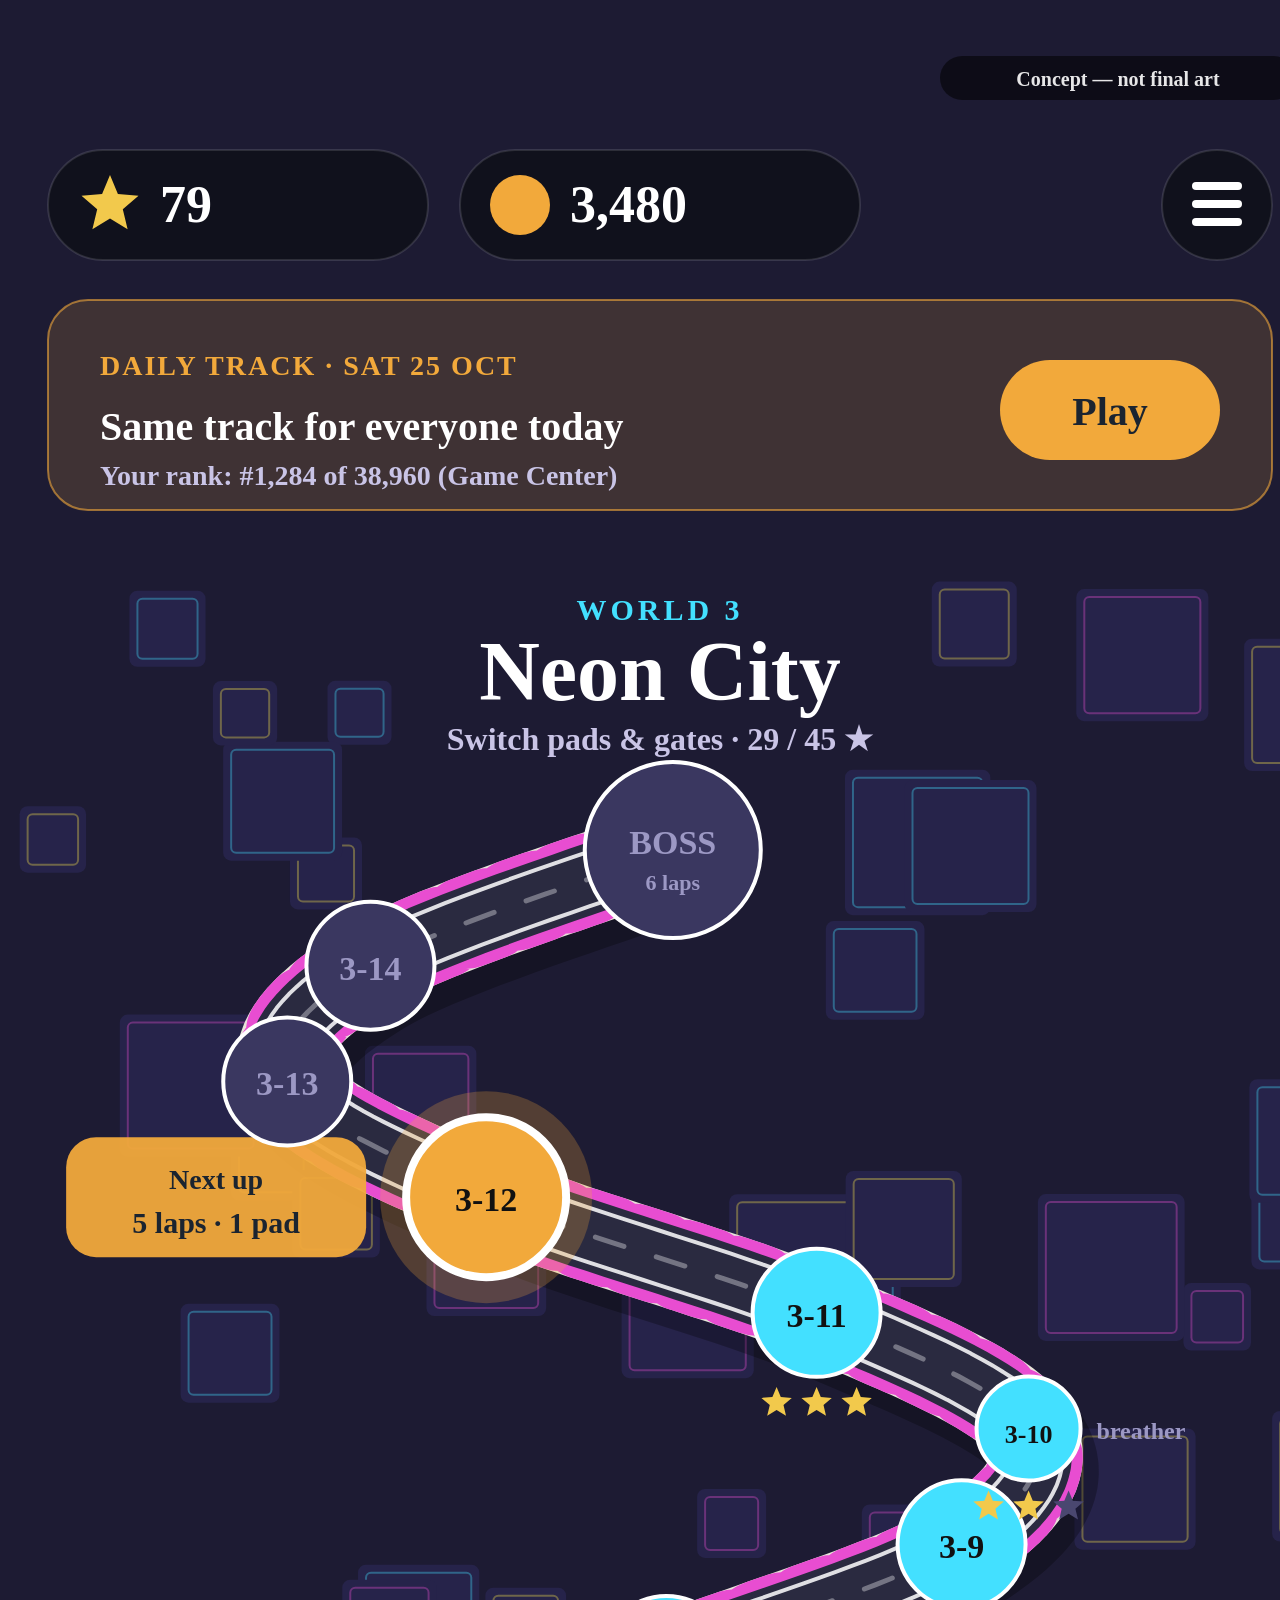
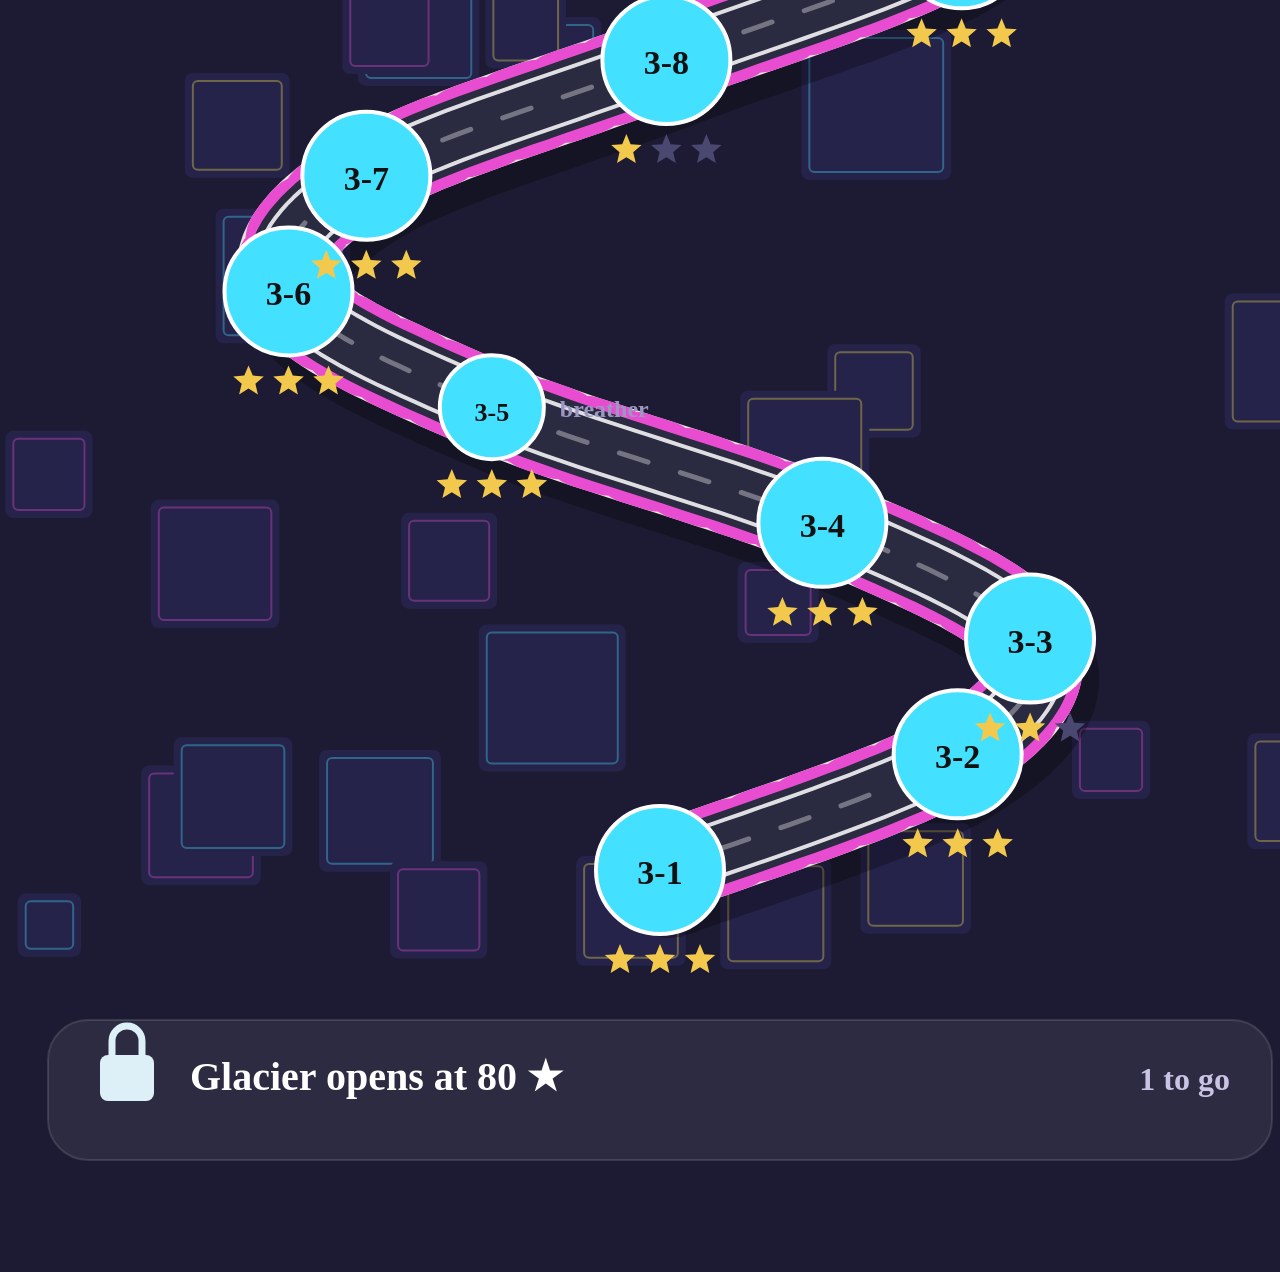
<file: concept/images/src/04-world-map.html>
<!doctype html><meta charset="utf-8">
<body><script src="lib.js"></script><script src="config.js"></script><script src="worlds.js"></script><script>
const W = 1320, H = 2868;
const s = svgRoot(W, H, '#1D1B33');
const r = rng(31);
// City blocks backdrop.
for (let i = 0; i < 60; i++) {
  const x = r() * W, y = 500 + r() * 2000, w = 60 + r() * 90;
  el('rect', { x, y, width: w, height: w, rx: 8, fill: '#26234A' }, s);
  el('rect', { x: x + 8, y: y + 8, width: w - 16, height: w - 16, rx: 5, fill: 'none', stroke: ['#43E0FF', '#E84DD1', '#F7E14B'][i % 3], 'stroke-width': 2, opacity: 0.35 }, s);
}

// Top bar.
panel(s, 48, 150, 380, 110, { r: 55 });
star(s, 110, 205, 30, '#F2C94C');
text(s, 160, 222, '79', { size: 52, weight: 900 });
panel(s, 460, 150, 400, 110, { r: 55 });
el('circle', { cx: 520, cy: 205, r: 30, fill: '#F2A93B' }, s);
text(s, 570, 222, '3,480', { size: 52, weight: 900 });
panel(s, 1162, 150, 110, 110, { r: 55 });
[0, 1, 2].forEach(k => el('rect', { x: 1192, y: 182 + k * 18, width: 50, height: 8, rx: 4, fill: '#fff' }, s));

// Daily track card.
panel(s, 48, 300, 1224, 210, { r: 40, fill: 'rgba(242,169,59,.16)', stroke: 'rgba(242,169,59,.6)' });
text(s, 100, 375, 'DAILY TRACK · SAT 25 OCT', { size: 28, weight: 800, fill: '#F2A93B', spacing: 2 });
text(s, 100, 440, 'Same track for everyone today', { size: 40, weight: 800 });
text(s, 100, 485, 'Your rank: #1,284 of 38,960 (Game Center)', { size: 28, weight: 600, fill: '#C9C4E6' });
el('rect', { x: 1000, y: 360, width: 220, height: 100, rx: 50, fill: '#F2A93B' }, s);
text(s, 1110, 425, 'Play', { size: 40, weight: 900, anchor: 'middle', fill: '#1B2430' });

// World banner.
text(s, 660, 620, 'WORLD 3', { size: 30, weight: 800, anchor: 'middle', fill: '#43E0FF', spacing: 4 });
text(s, 660, 700, 'Neon City', { size: 84, weight: 900, anchor: 'middle', family: 'Inter Display' });
text(s, 660, 750, 'Switch pads & gates  ·  29 / 45 ★', { size: 32, weight: 600, anchor: 'middle', fill: '#C9C4E6' });

// Level path (bottom = 3-1, top = 3-15), drawn as a road.
const nodes = [];
for (let i = 0; i < 15; i++) {
  const t = i / 14;
  nodes.push([660 + Math.sin(i * 0.9) * 380, 2470 - t * 1620]);
}
const path = spline(nodes, 20, false);
road(s, path, { width: 70, closed: false, asphalt: '#2A2A40', kerbB: '#E84DD1' });
const stars = [3, 3, 2, 3, 3, 3, 3, 1, 3, 2, 3];
nodes.forEach(([x, y], i) => {
  const n = i + 1, done = i < 11, current = i === 11, boss = n === 15, rest = n % 5 === 0 && !boss;
  const rad = boss ? 88 : current ? 80 : rest ? 52 : 64;
  if (current) el('circle', { cx: x, cy: y, r: rad + 26, fill: 'rgba(242,169,59,.25)' }, s);
  el('circle', { cx: x, cy: y, r: rad, fill: done ? '#43E0FF' : current ? '#F2A93B' : '#3A3760', stroke: '#fff', 'stroke-width': current ? 8 : 4 }, s);
  text(s, x, y + (boss ? 4 : 14), boss ? 'BOSS' : '3-' + n, { size: boss ? 34 : rest ? 26 : 34, weight: 900, anchor: 'middle', fill: done || current ? '#111' : '#9C98C4' });
  if (boss) text(s, x, y + 40, '6 laps', { size: 22, weight: 700, anchor: 'middle', fill: '#9C98C4' });
  if (rest) text(s, x + rad + 16, y + 10, 'breather', { size: 24, weight: 700, fill: '#9C98C4' });
  if (done) for (let k = 0; k < 3; k++) star(s, x - 40 + k * 40, y + rad + 26, 16, k < stars[i] ? '#F2C94C' : '#4A4770');
  if (current) {
    panel(s, x - 420, y - 60, 300, 120, { r: 30, fill: 'rgba(242,169,59,.95)', stroke: 'none' });
    text(s, x - 270, y - 8, 'Next up', { size: 28, weight: 700, anchor: 'middle', fill: '#1B2430' });
    text(s, x - 270, y + 36, '5 laps · 1 pad', { size: 30, weight: 900, anchor: 'middle', fill: '#1B2430' });
  }
});

// Star gate to the next world.
panel(s, 48, 2620, 1224, 140, { r: 40, fill: 'rgba(255,255,255,.07)' });
el('rect', { x: 100, y: 2655, width: 54, height: 46, rx: 8, fill: '#DDEFF7' }, s);
el('path', { d: 'M112 2655 v-14 a15 15 0 0 1 30 0 v14', fill: 'none', stroke: '#DDEFF7', 'stroke-width': 7 }, s);
text(s, 190, 2690, 'Glacier opens at 80 ★', { size: 40, weight: 800 });
text(s, 1230, 2690, '1 to go', { size: 32, weight: 700, anchor: 'end', fill: '#C9C4E6' });
stamp(s, W, 120);
</script></body>
</file>
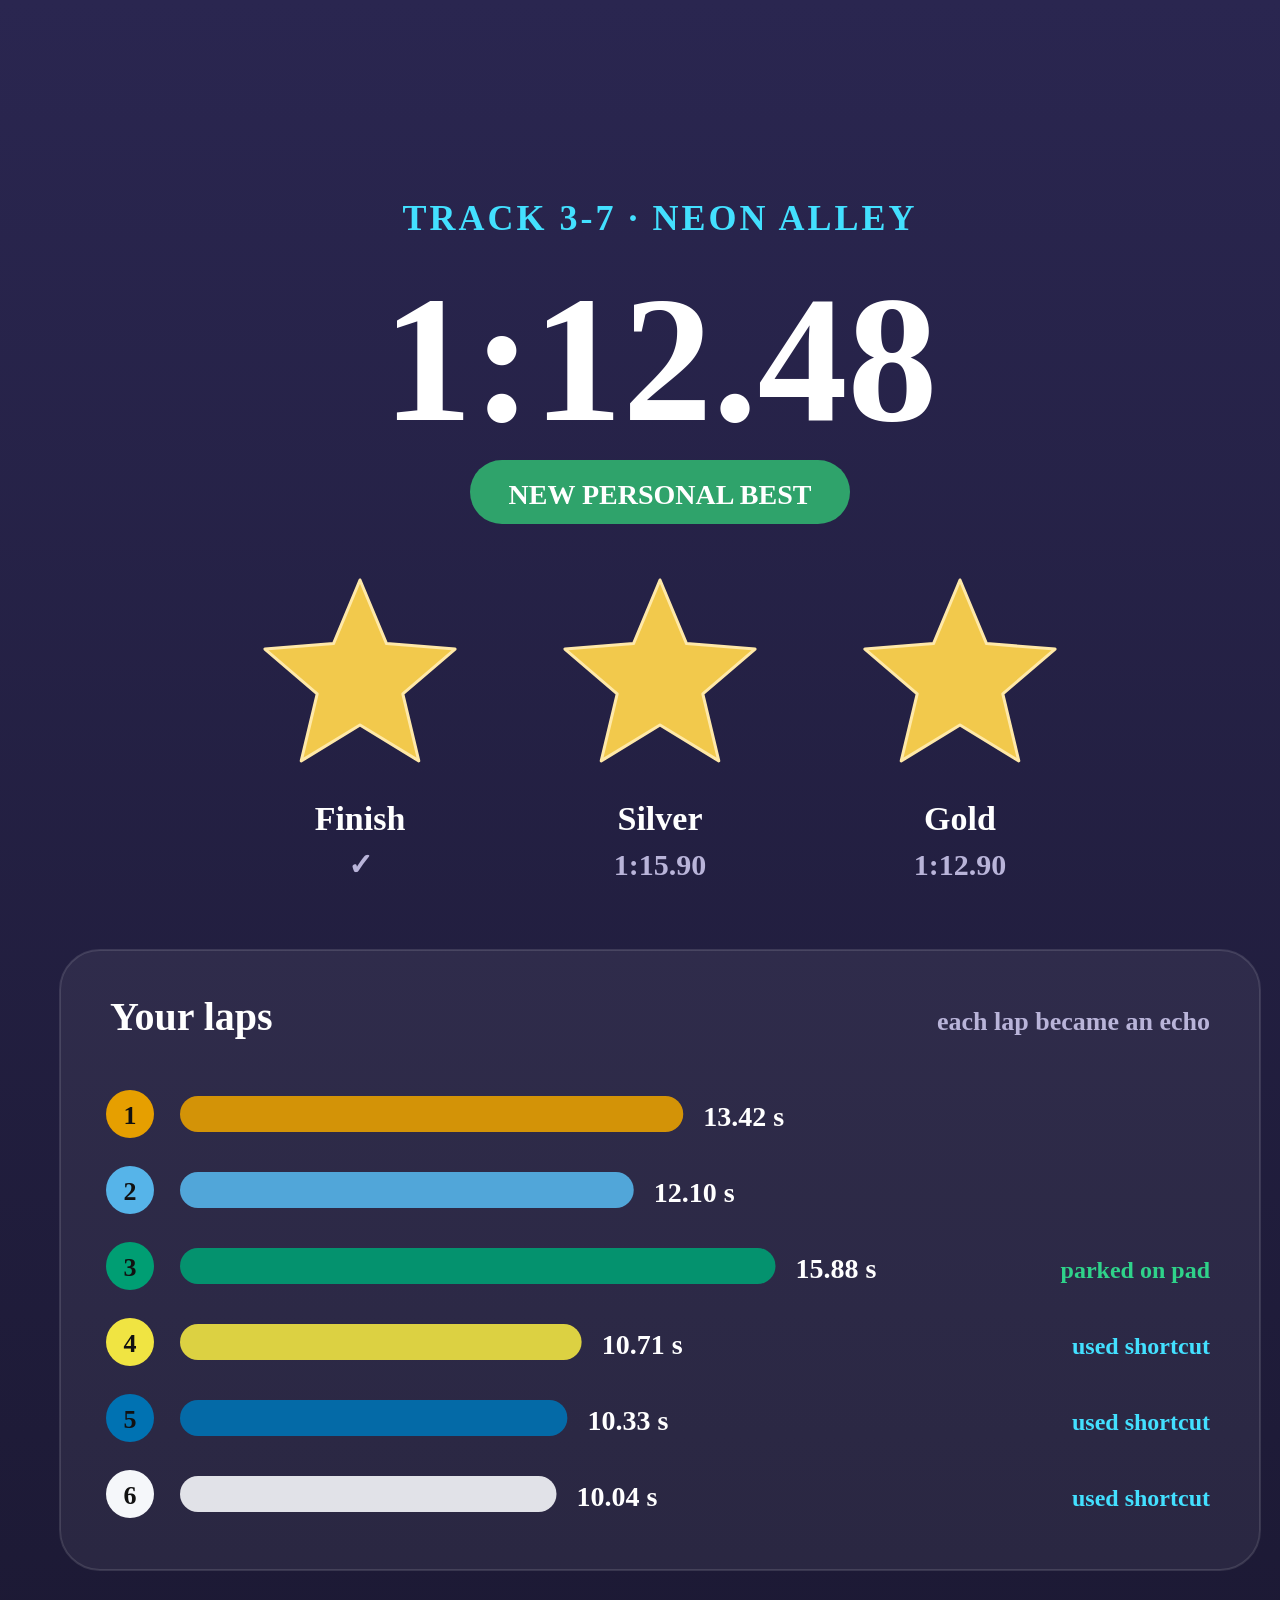
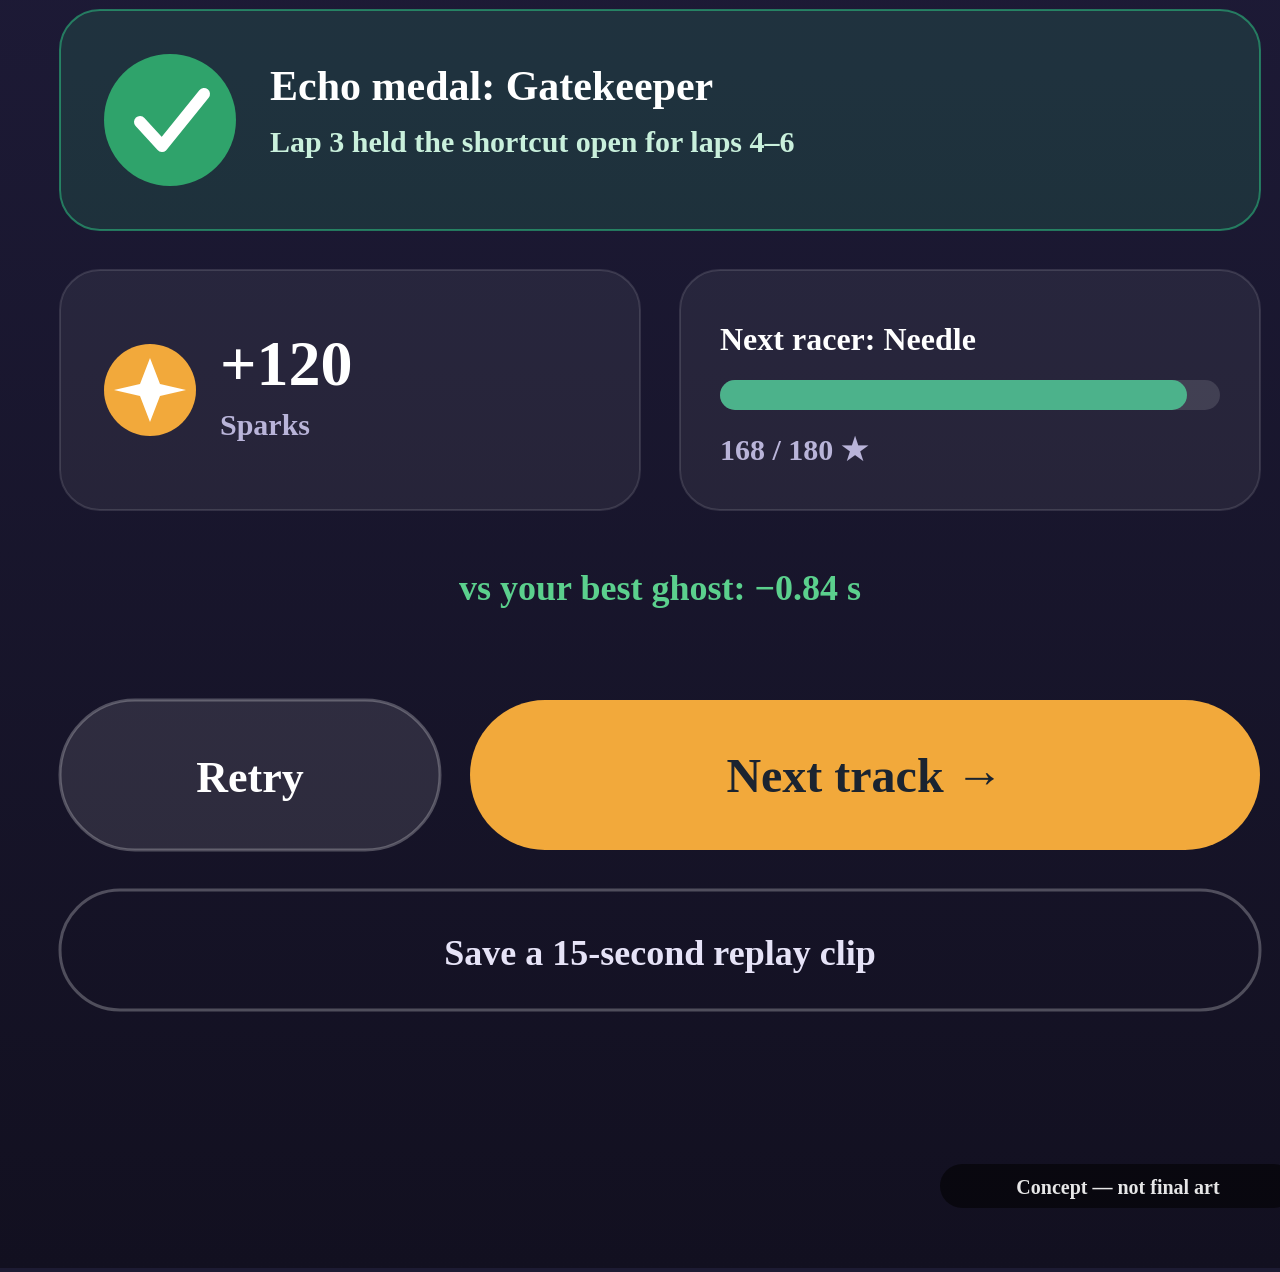
<file: concept/images/src/05-results.html>
<!doctype html><meta charset="utf-8">
<body><script src="lib.js"></script><script src="config.js"></script><script>
const W = 1320, H = 2868;
const s = svgRoot(W, H, '#1D1B33');
const defs = el('defs', {}, s);
const bg = el('linearGradient', { id: 'bg', x1: 0, y1: 0, x2: 0, y2: 1 }, defs);
el('stop', { offset: 0, 'stop-color': '#2A2650' }, bg);
el('stop', { offset: 1, 'stop-color': '#121020' }, bg);
el('rect', { width: W, height: H, fill: 'url(#bg)' }, s);

text(s, 660, 230, 'TRACK 3-7 · NEON ALLEY', { size: 36, weight: 800, anchor: 'middle', fill: '#43E0FF', spacing: 3 });
text(s, 660, 420, '1:12.48', { size: 180, weight: 900, anchor: 'middle', family: 'Inter Display' });
el('rect', { x: 470, y: 460, width: 380, height: 64, rx: 32, fill: '#2FA36B' }, s);
text(s, 660, 504, 'NEW PERSONAL BEST', { size: 28, weight: 900, anchor: 'middle' });

// Stars with the times that earned them.
[['Finish', '✓'], ['Silver', '1:15.90'], ['Gold', '1:12.90']].forEach(([l, t], i) => {
  const cx = 360 + i * 300;
  star(s, cx, 680, 100, '#F2C94C', '#FFE9A8');
  text(s, cx, 830, l, { size: 34, weight: 800, anchor: 'middle' });
  text(s, cx, 875, t, { size: 30, weight: 600, anchor: 'middle', fill: '#B9B4D9' });
});

// Lap chart: each lap's time, coloured as the echo it became.
panel(s, 60, 950, 1200, 620, { r: 40, fill: 'rgba(255,255,255,.06)' });
text(s, 110, 1030, 'Your laps', { size: 40, weight: 800 });
text(s, 1210, 1030, 'each lap became an echo', { size: 26, weight: 600, anchor: 'end', fill: '#B9B4D9' });
const laps = [13.42, 12.10, 15.88, 10.71, 10.33, 10.04];
laps.forEach((t, i) => {
  const y = 1090 + i * 76;
  el('circle', { cx: 130, cy: y + 24, r: 24, fill: i < 5 ? ECHO[i] : '#F5F7FA' }, s);
  text(s, 130, y + 34, String(i + 1), { size: 26, weight: 900, anchor: 'middle', fill: '#111' });
  const w = (t / 16) * 600;
  el('rect', { x: 180, y: y + 6, width: w, height: 36, rx: 18, fill: i < 5 ? ECHO[i] : '#F5F7FA', opacity: 0.9 }, s);
  text(s, 180 + w + 20, y + 36, t.toFixed(2) + ' s', { size: 28, weight: 700 });
  if (i === 2) text(s, 1210, y + 36, 'parked on pad', { size: 24, weight: 700, anchor: 'end', fill: '#2FD38A' });
  if (i >= 3) text(s, 1210, y + 36, 'used shortcut', { size: 24, weight: 700, anchor: 'end', fill: '#43E0FF' });
});

// Echo medal.
panel(s, 60, 1610, 1200, 220, { r: 40, fill: 'rgba(47,163,107,.18)', stroke: 'rgba(47,211,138,.5)' });
el('circle', { cx: 170, cy: 1720, r: 66, fill: '#2FA36B' }, s);
el('path', { d: 'M140 1722 L162 1746 L204 1694', fill: 'none', stroke: '#fff', 'stroke-width': 12, 'stroke-linecap': 'round', 'stroke-linejoin': 'round' }, s);
text(s, 270, 1700, 'Echo medal: Gatekeeper', { size: 42, weight: 900 });
text(s, 270, 1752, 'Lap 3 held the shortcut open for laps 4–6', { size: 30, weight: 600, fill: '#C9F0DC' });

// Rewards: fixed, never random.
panel(s, 60, 1870, 580, 240, { r: 40, fill: 'rgba(255,255,255,.06)' });
el('circle', { cx: 150, cy: 1990, r: 46, fill: '#F2A93B' }, s);
el('path', { d: 'M150 1958 L160 1984 L186 1990 L160 1996 L150 2022 L140 1996 L114 1990 L140 1984 Z', fill: '#fff' }, s);
text(s, 220, 1985, '+120', { size: 64, weight: 900 });
text(s, 220, 2035, 'Sparks', { size: 30, weight: 600, fill: '#B9B4D9' });
panel(s, 680, 1870, 580, 240, { r: 40, fill: 'rgba(255,255,255,.06)' });
text(s, 720, 1950, 'Next racer: Needle', { size: 32, weight: 800 });
el('rect', { x: 720, y: 1980, width: 500, height: 30, rx: 15, fill: 'rgba(255,255,255,.12)' }, s);
el('rect', { x: 720, y: 1980, width: 467, height: 30, rx: 15, fill: '#4CB28B' }, s);
text(s, 720, 2060, '168 / 180 ★', { size: 30, weight: 700, fill: '#B9B4D9' });

// Ghost comparison.
text(s, 660, 2200, 'vs your best ghost: −0.84 s', { size: 36, weight: 700, anchor: 'middle', fill: '#5BD08D' });

// Buttons.
el('rect', { x: 60, y: 2300, width: 380, height: 150, rx: 75, fill: 'rgba(255,255,255,.1)', stroke: 'rgba(255,255,255,.25)', 'stroke-width': 3 }, s);
text(s, 250, 2392, 'Retry', { size: 44, weight: 800, anchor: 'middle' });
el('rect', { x: 470, y: 2300, width: 790, height: 150, rx: 75, fill: '#F2A93B' }, s);
text(s, 865, 2392, 'Next track  →', { size: 48, weight: 900, anchor: 'middle', fill: '#1B2430' });
el('rect', { x: 60, y: 2490, width: 1200, height: 120, rx: 60, fill: 'none', stroke: 'rgba(255,255,255,.25)', 'stroke-width': 3 }, s);
text(s, 660, 2565, 'Save a 15-second replay clip', { size: 36, weight: 700, anchor: 'middle', fill: '#E6E3F7' });
stamp(s, W, H - 40);
</script></body>
</file>
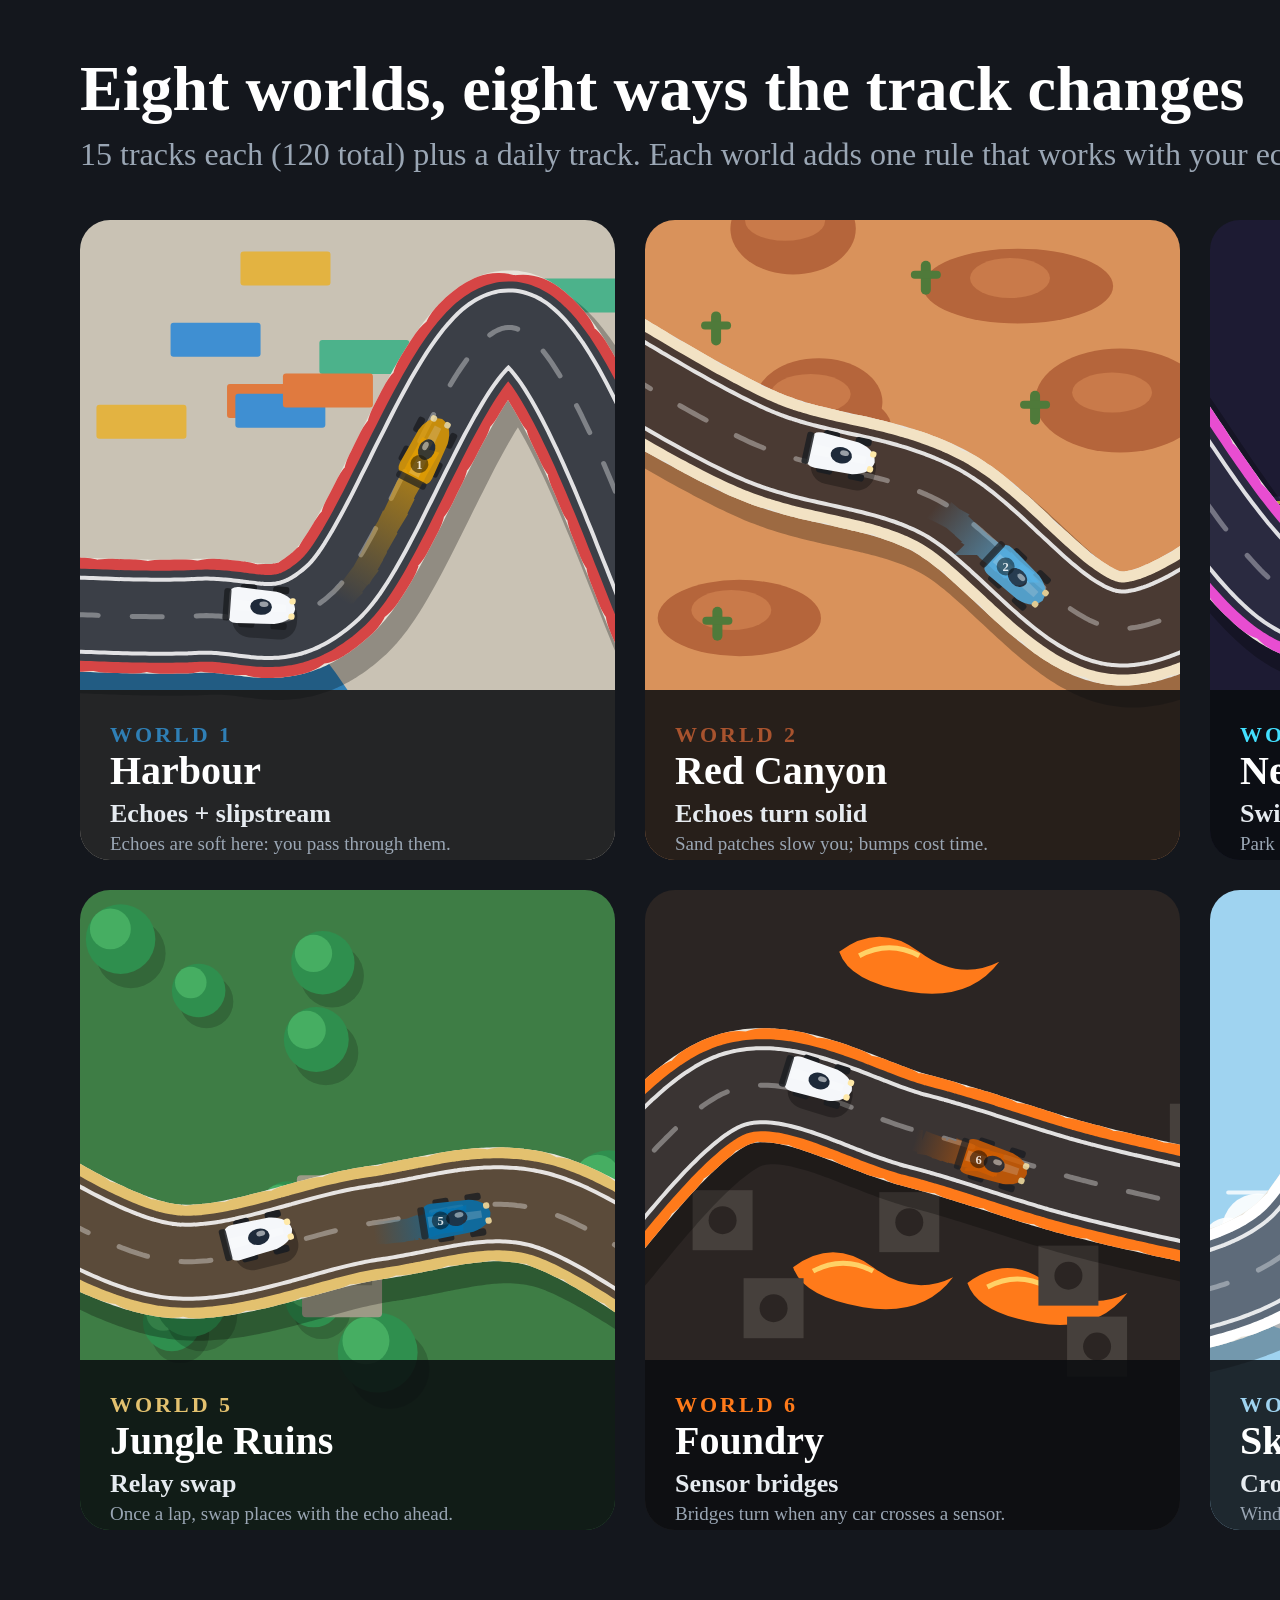
<file: concept/images/src/06-worlds-moodboard.html>
<!doctype html><meta charset="utf-8">
<body><script src="lib.js"></script><script src="config.js"></script><script src="worlds.js"></script><script>
const W = 2400, H = 1600;
const s = svgRoot(W, H, '#14171D');
text(s, 80, 110, 'Eight worlds, eight ways the track changes', { size: 64, weight: 900, family: 'Inter Display' });
text(s, 80, 165, '15 tracks each (120 total) plus a daily track. Each world adds one rule that works with your echoes.', { size: 32, weight: 500, fill: '#9AA6B4' });

const TW = 535, TH = 640, GX = 80, GY = 220, GAP = 30;
WORLDS.forEach((w, i) => {
  const col = i % 4, row = Math.floor(i / 4);
  const x = GX + col * (TW + GAP), y = GY + row * (TH + GAP);
  const clip = 'c' + i;
  const defs = el('defs', {}, s);
  el('rect', { id: clip + 'r', x, y, width: TW, height: TH, rx: 30 }, el('clipPath', { id: clip }, defs));
  const g = el('g', { 'clip-path': `url(#${clip})` }, s);
  el('rect', { x, y, width: TW, height: TH, fill: w.ground }, g);
  const r = rng(100 + i);
  decorate(g, w, x, y, TW, TH - 170, r);
  const tr = rng(7 + i * 13);
  const pts = spline([-60, 110, 280, 440, 620].map((dx, k) => [x + dx + (tr() - 0.5) * 60, y + 90 + tr() * 330]), 50, false);
  road(g, pts, { width: 92, closed: false, asphalt: w.asphalt, kerbB: w.kerbB });
  if (w.deco === 'ice') {
    const p = along(pts, 0.55);
    el('path', { d: `M${p.x - 30} ${p.y - 20} l18 16 l-10 14 l26 10 M${p.x + 4} ${p.y - 26} l-6 22`, fill: 'none', stroke: '#E8F6FF', 'stroke-width': 4 }, g);
  }
  if (w.deco === 'neon') {
    const p = along(pts, 0.62);
    el('rect', { x: p.x - 36, y: p.y - 24, width: 72, height: 48, rx: 8, fill: '#2FA36B' }, g);
  }
  echo(g, pts, 0.62, (i % 6) + 1, { trail: 0.12, scale: 0.9, offset: 10 });
  const p = along(pts, 0.36, -14);
  car(g, p.x, p.y, p.a, '#F5F7FA', { scale: 0.9 });
  // Caption band.
  el('rect', { x, y: y + TH - 170, width: TW, height: 170, fill: 'rgba(10,12,16,.86)' }, g);
  text(g, x + 30, y + TH - 118, `WORLD ${w.n}`, { size: 22, weight: 800, fill: w.accent === '#FFFFFF' ? '#9FD3F0' : w.accent, spacing: 3 });
  text(g, x + 30, y + TH - 76, w.name, { size: 40, weight: 900 });
  text(g, x + 30, y + TH - 38, w.mech, { size: 26, weight: 700, fill: '#E6EBF0' });
  text(g, x + 30, y + TH - 10, w.note, { size: 19, weight: 500, fill: '#9AA6B4' });
});
stamp(s, W, H, true);
</script></body>
</file>
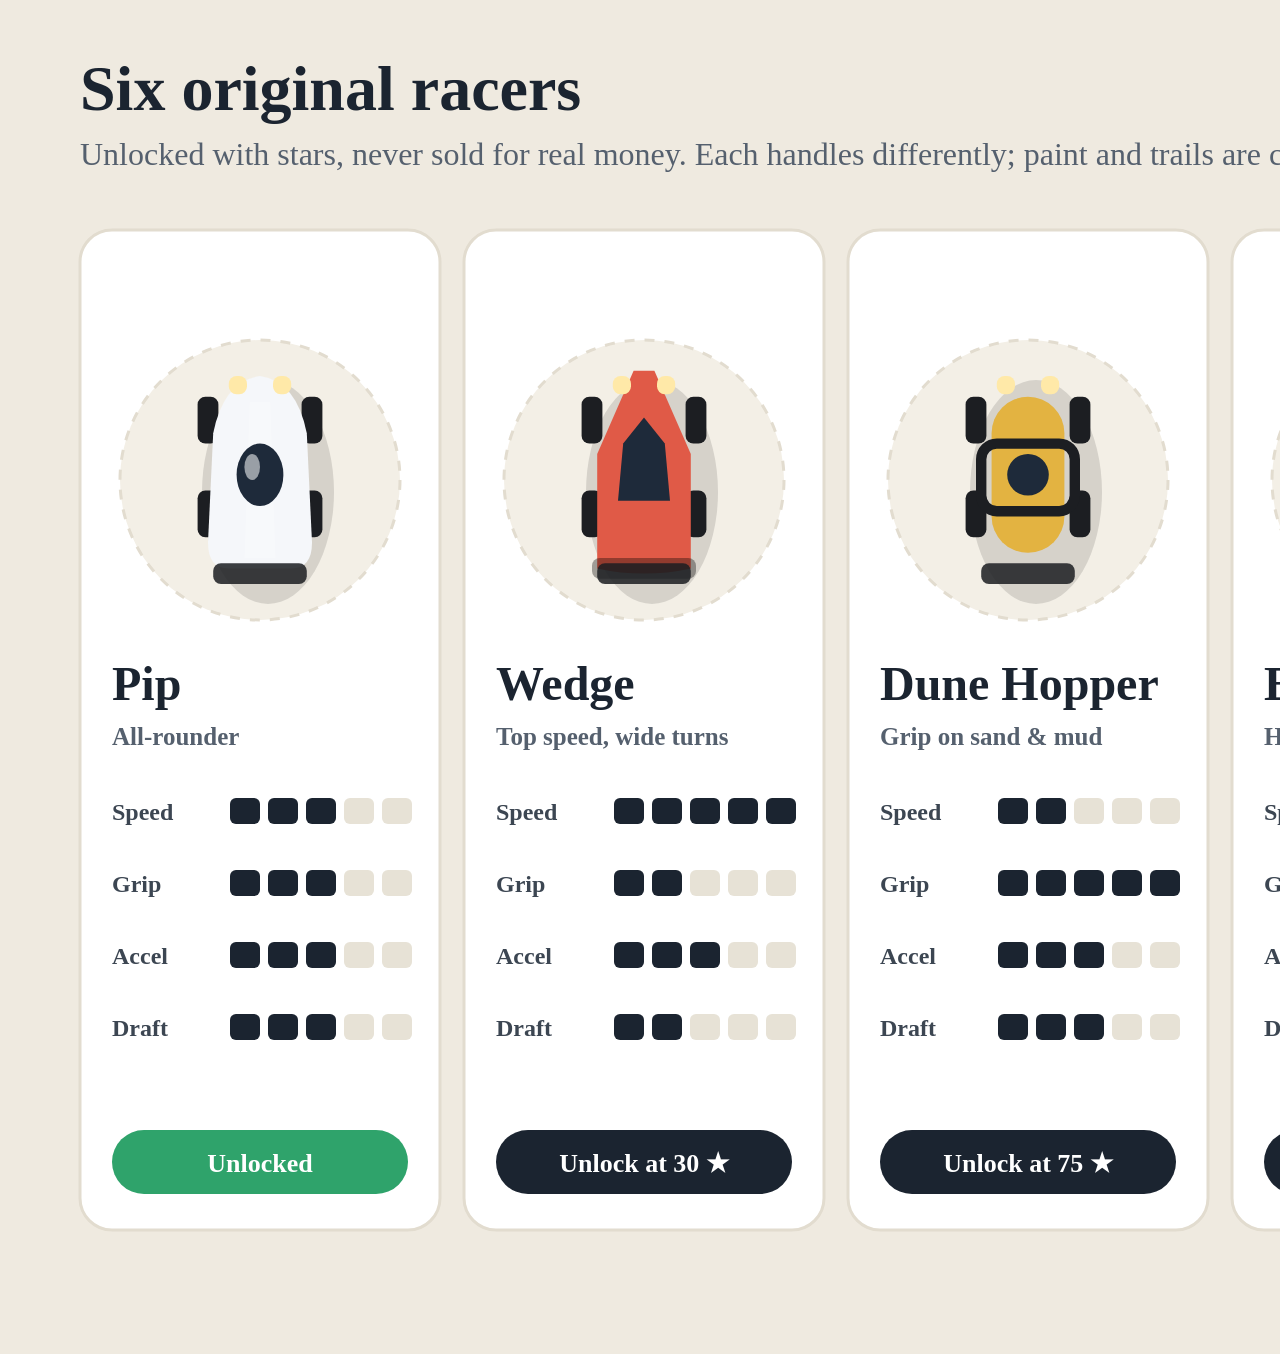
<file: concept/images/src/07-vehicle-lineup.html>
<!doctype html><meta charset="utf-8">
<body><script src="lib.js"></script><script src="config.js"></script><script>
const W = 2400, H = 1350;
const s = svgRoot(W, H, '#EFEAE0');
text(s, 80, 110, 'Six original racers', { size: 64, weight: 900, fill: '#1B2430', family: 'Inter Display' });
text(s, 80, 165, 'Unlocked with stars, never sold for real money. Each handles differently; paint and trails are cosmetic.', { size: 32, weight: 500, fill: '#55606E' });

const cars = [
  { name: 'Pip', shape: 'pod', color: '#F5F7FA', role: 'All-rounder', stats: [3, 3, 3, 3], unlock: 'Start' },
  { name: 'Wedge', shape: 'wedge', color: '#E05A47', role: 'Top speed, wide turns', stats: [5, 2, 3, 2], unlock: '30 ★' },
  { name: 'Dune Hopper', shape: 'buggy', color: '#E3B341', role: 'Grip on sand & mud', stats: [2, 5, 3, 3], unlock: '75 ★' },
  { name: 'Brick', shape: 'brick', color: '#3F8FD2', role: 'Heavy: shrugs off bumps', stats: [3, 3, 1, 2], unlock: '120 ★' },
  { name: 'Needle', shape: 'needle', color: '#4CB28B', role: 'Light: huge slipstream gain', stats: [4, 2, 5, 5], unlock: '180 ★' },
  { name: 'Drifter', shape: 'hover', color: '#B49BFF', role: 'Slides for ever; ice expert', stats: [4, 1, 4, 4], unlock: '250 ★' },
];
const labels = ['Speed', 'Grip', 'Accel', 'Draft'];
const CW = 360, GX = 80, GY = 230, GAP = 24;
cars.forEach((c, i) => {
  const x = GX + i * (CW + GAP), y = GY;
  el('rect', { x, y, width: CW, height: 1000, rx: 32, fill: '#FFFFFF', stroke: '#E2DCCF', 'stroke-width': 3 }, s);
  // Turntable.
  el('ellipse', { cx: x + CW / 2, cy: y + 250, rx: 140, ry: 140, fill: '#F3EFE6' }, s);
  el('ellipse', { cx: x + CW / 2, cy: y + 250, rx: 140, ry: 140, fill: 'none', stroke: '#E2DCCF', 'stroke-width': 3, 'stroke-dasharray': '10 10' }, s);
  el('ellipse', { cx: x + CW / 2 + 8, cy: y + 262, rx: 66, ry: 112, fill: 'rgba(0,0,0,.12)' }, s);
  car(s, x + CW / 2, y + 250, -90, c.color, { shape: c.shape, scale: 2.6, canopy: '#1E2A3A', noShadow: true });
  text(s, x + 32, y + 470, c.name, { size: 48, weight: 900, fill: '#1B2430' });
  text(s, x + 32, y + 515, c.role, { size: 25, weight: 600, fill: '#55606E' });
  labels.forEach((l, k) => {
    const yy = y + 590 + k * 72;
    text(s, x + 32, yy, l, { size: 24, weight: 700, fill: '#3C4652' });
    for (let b = 0; b < 5; b++)
      el('rect', { x: x + 150 + b * 38, y: yy - 22, width: 30, height: 26, rx: 6, fill: b < c.stats[k] ? '#1B2430' : '#E7E2D6' }, s);
  });
  el('rect', { x: x + 32, y: y + 900, width: CW - 64, height: 64, rx: 32, fill: i === 0 ? '#2FA36B' : '#1B2430' }, s);
  text(s, x + CW / 2, y + 942, i === 0 ? 'Unlocked' : 'Unlock at ' + c.unlock, { size: 26, weight: 800, anchor: 'middle' });
});
stamp(s, W, H, true);
</script></body>
</file>
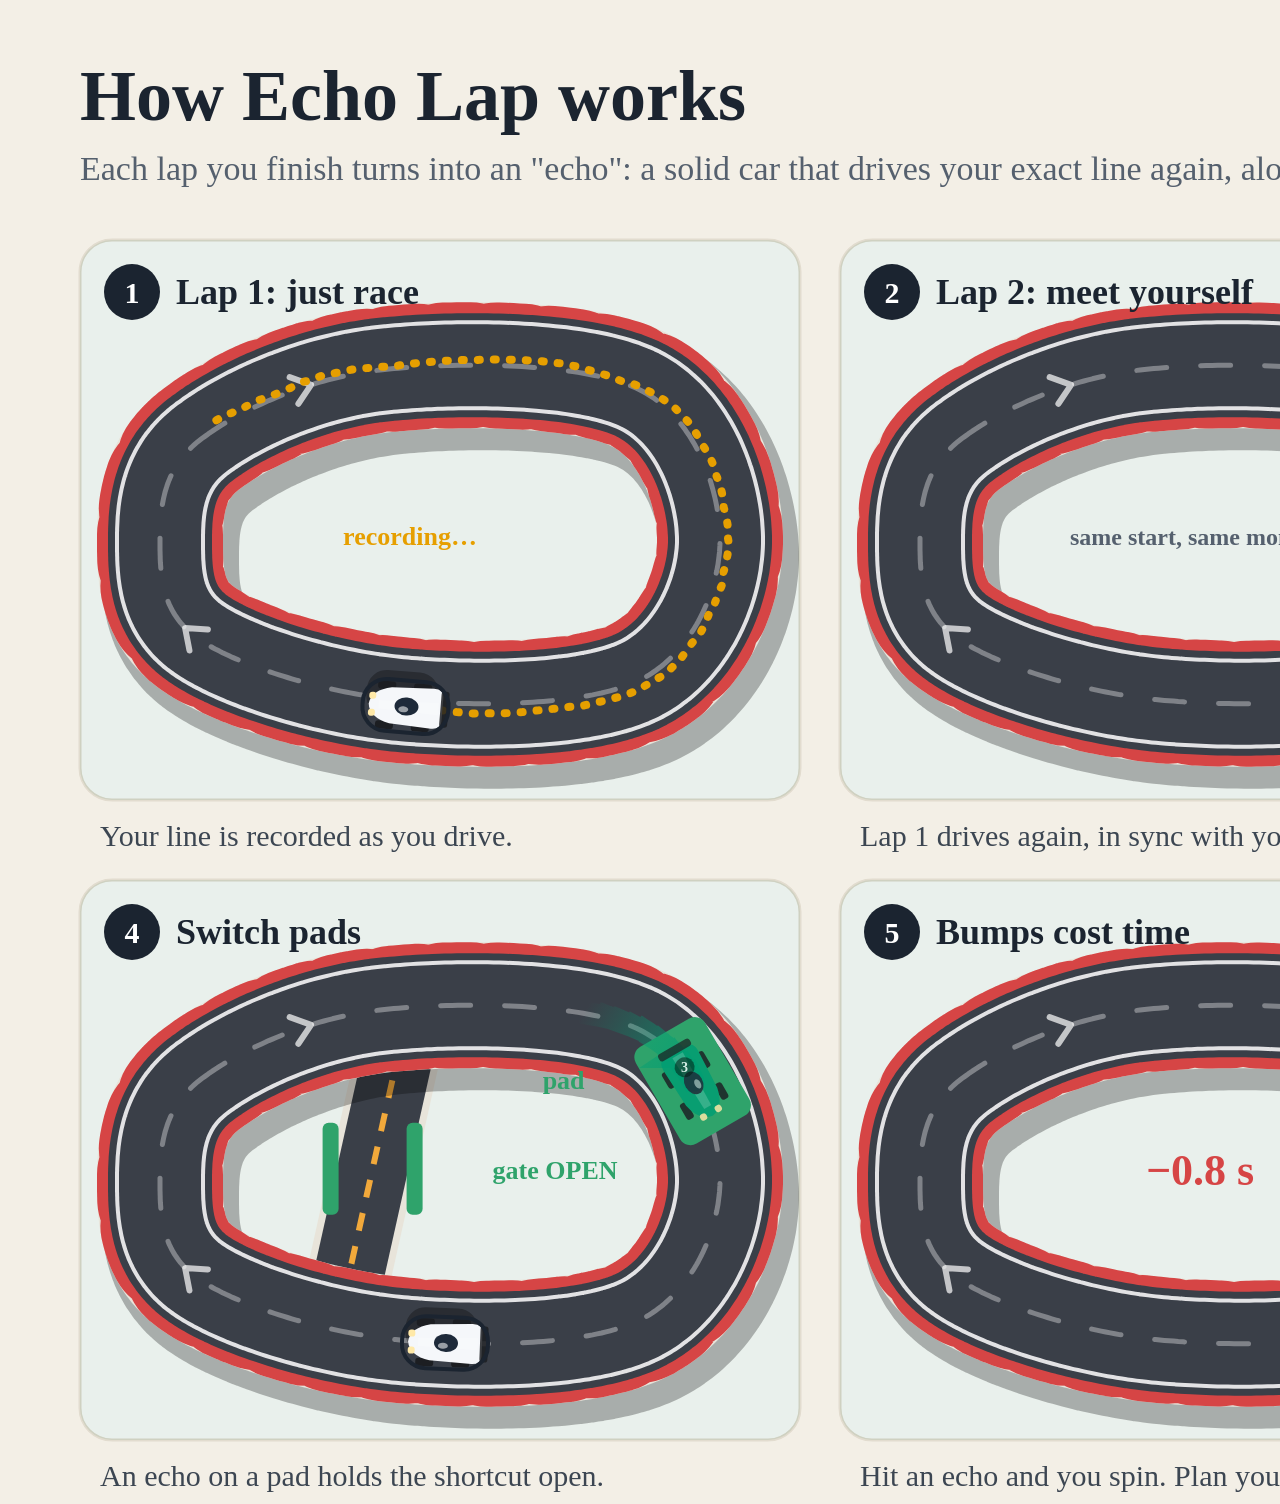
<file: concept/images/src/08-twist-diagram.html>
<!doctype html><meta charset="utf-8">
<body><script src="lib.js"></script><script src="config.js"></script><script>
const W = 2400, H = 1500;
const s = svgRoot(W, H, '#F3EFE6');
text(s, 80, 120, 'How ' + TITLE.toLowerCase().replace(/\b\w/g, c => c.toUpperCase()) + ' works', { size: 72, weight: 900, fill: '#1B2430', family: 'Inter Display' });
text(s, 80, 180, 'Each lap you finish turns into an "echo": a solid car that drives your exact line again, alongside you.', { size: 34, weight: 500, fill: '#55606E' });

const PW = 720, PH = 560, GX = 80, GY = 240, GAP = 40;
const panels = [
  ['1', 'Lap 1: just race', 'Your line is recorded as you drive.'],
  ['2', 'Lap 2: meet yourself', 'Lap 1 drives again, in sync with you.'],
  ['3', 'Slipstream', 'Tuck in behind an echo to fill Boost.'],
  ['4', 'Switch pads', 'An echo on a pad holds the shortcut open.'],
  ['5', 'Bumps cost time', 'Hit an echo and you spin. Plan your lines.'],
  ['6', 'Lap 6: the swarm', 'Five of you on track. The rival is you.'],
];

function miniTrack(g, ox, oy) {
  const c = [[120, 200], [300, 130], [560, 150], [640, 300], [560, 440], [320, 460], [120, 400], [80, 300]]
    .map(([x, y]) => [ox + x, oy + y]);
  const pts = spline(c, 50);
  road(g, pts, { width: 104, asphalt: '#3A3F48' });
  [0.08, 0.76].forEach(f => {
    const q = along(pts, f);
    el('path', { d: 'M-10 -14 L8 0 L-10 14', fill: 'none', stroke: 'rgba(255,255,255,.7)', 'stroke-width': 6, 'stroke-linecap': 'round', 'stroke-linejoin': 'round', transform: `translate(${q.x} ${q.y}) rotate(${q.a})` }, g);
  });
  return pts;
}

panels.forEach(([n, title, sub], i) => {
  const col = i % 3, row = Math.floor(i / 3);
  const x = GX + col * (PW + GAP), y = GY + row * (PH + GAP + 40);
  const g = el('g', {}, s);
  el('rect', { x, y, width: PW, height: PH, rx: 32, fill: '#FFFFFF', stroke: '#E2DCCF', 'stroke-width': 3 }, g);
  el('rect', { x, y, width: PW, height: PH, rx: 32, fill: '#2B6B4A', opacity: 0.10 }, g);
  const under = el('g', {}, g);
  const pts = miniTrack(g, x, y);
  el('circle', { cx: x + 52, cy: y + 52, r: 28, fill: '#1B2430' }, g);
  text(g, x + 52, y + 63, n, { size: 30, weight: 900, anchor: 'middle' });
  text(g, x + 96, y + 64, title, { size: 36, weight: 800, fill: '#1B2430' });
  text(g, x + 20, y + PH + 46, sub, { size: 30, weight: 500, fill: '#3C4652' });

  const P = (f, off = 0) => along(pts, f, off);
  if (i === 0) {
    const line = slice(pts, 0.02, 0.62, -6, 10, 3);
    el('path', { d: pathD(line, false), fill: 'none', stroke: ECHO[0], 'stroke-width': 8, 'stroke-dasharray': '2 14', 'stroke-linecap': 'round' }, g);
    const p = P(0.62, -6); car(g, p.x, p.y, p.a, '#F5F7FA', { outline: '#1B2430' });
    text(g, x + 330, y + 305, 'recording…', { size: 26, weight: 700, fill: ECHO[0], anchor: 'middle' });
  }
  if (i === 1) {
    echo(g, pts, 0.45, 1, { offset: 24, trail: 0.14 });
    const p = P(0.40, -24); car(g, p.x, p.y, p.a, '#F5F7FA', { outline: '#1B2430' });
    text(g, x + 360, y + 305, 'same start, same moment', { size: 24, weight: 700, fill: '#55606E', anchor: 'middle' });
  }
  if (i === 2) {
    const e = echo(g, pts, 0.50, 2, { offset: 0, trail: 0.10 });
    const p = P(0.43, 0);
    for (let k = 0; k < 6; k++) {
      const q = along(pts, 0.445 + k * 0.007, (k % 2 ? 22 : -22));
      el('line', { x1: q.x - 14, y1: q.y, x2: q.x + 14, y2: q.y, stroke: '#FFFFFF', 'stroke-width': 5, 'stroke-linecap': 'round', opacity: 0.85, transform: `rotate(${q.a} ${q.x} ${q.y})` }, g);
    }
    car(g, p.x, p.y, p.a, '#F5F7FA', { outline: '#1B2430' });
    // Boost meter filling.
    el('rect', { x: x + 200, y: y + 280, width: 320, height: 34, rx: 17, fill: '#E7E2D6' }, g);
    el('rect', { x: x + 200, y: y + 280, width: 230, height: 34, rx: 17, fill: '#F2A93B' }, g);
    text(g, x + 360, y + 306, 'BOOST', { size: 22, weight: 900, fill: '#1B2430', anchor: 'middle' });
  }
  if (i === 3) {
    // Shortcut lane across the infield, gated.
    const a = P(0.66), b = P(0.14);
    el('line', { x1: a.x, y1: a.y, x2: b.x, y2: b.y, stroke: '#E8E4DA', 'stroke-width': 84 }, under);
    el('line', { x1: a.x, y1: a.y, x2: b.x, y2: b.y, stroke: '#3A3F48', 'stroke-width': 70 }, under);
    el('line', { x1: a.x, y1: a.y, x2: b.x, y2: b.y, stroke: '#F2A93B', 'stroke-width': 6, 'stroke-dasharray': '18 16' }, under);
    const m = { x: (a.x + b.x) / 2, y: (a.y + b.y) / 2 };
    el('rect', { x: m.x - 50, y: m.y - 46, width: 16, height: 92, rx: 6, fill: '#2FA36B' }, g);
    el('rect', { x: m.x + 34, y: m.y - 46, width: 16, height: 92, rx: 6, fill: '#2FA36B' }, g);
    text(g, m.x + 120, m.y + 10, 'gate OPEN', { size: 26, weight: 900, fill: '#2FA36B' });
    const pad = P(0.30, 0);
    el('rect', { x: pad.x - 56, y: pad.y - 40, width: 112, height: 80, rx: 12, fill: '#2FA36B', transform: `rotate(${pad.a} ${pad.x} ${pad.y})` }, g);
    echo(g, pts, 0.30, 3, { offset: 0, trail: 0.08 });
    text(g, pad.x - 150, pad.y + 8, 'pad', { size: 26, weight: 900, fill: '#2FA36B' });
    const p = P(0.60, 0); car(g, p.x, p.y, p.a, '#F5F7FA', { outline: '#1B2430' });
  }
  if (i === 4) {
    const e = echo(g, pts, 0.53, 1, { offset: 8, trail: 0.1 });
    const p = P(0.495, -10);
    for (let k = 0; k < 8; k++) {
      const a = k * Math.PI / 4;
      el('line', { x1: p.x + 30 + Math.cos(a) * 34, y1: p.y - 4 + Math.sin(a) * 34, x2: p.x + 30 + Math.cos(a) * 54, y2: p.y - 4 + Math.sin(a) * 54, stroke: '#D64545', 'stroke-width': 6, 'stroke-linecap': 'round' }, g);
    }
    car(g, p.x, p.y, p.a + 50, '#F5F7FA', { outline: '#D64545' });
    text(g, x + 360, y + 305, '−0.8 s', { size: 44, weight: 900, fill: '#D64545', anchor: 'middle' });
  }
  if (i === 5) {
    [[0.20, 1, 22], [0.33, 2, -20], [0.47, 3, 16], [0.60, 4, -14], [0.86, 5, 10]].forEach(([f, lap, off]) => echo(g, pts, f, lap, { offset: off, trail: 0.07 }));
    const p = P(0.53, 4); car(g, p.x, p.y, p.a, '#F5F7FA', { outline: '#1B2430' });
    text(g, x + 360, y + 305, 'lap 6 / 6', { size: 30, weight: 900, fill: '#1B2430', anchor: 'middle' });
  }
});
stamp(s, W, H, true);
</script></body>
</file>
<file: site/style.css>
:root { --bg:#0E1116; --surface:#171B22; --text:#F2F4F7; --muted:#9AA6B4; --accent:#F2A93B; --line:rgba(255,255,255,.1); }
* { box-sizing:border-box; }
body { margin:0; background:var(--bg); color:var(--text); font:17px/1.6 -apple-system,BlinkMacSystemFont,"SF Pro Rounded","Segoe UI",Roboto,sans-serif; }
main { max-width:720px; margin:0 auto; padding:32px 20px 64px; }
header { display:flex; align-items:center; gap:14px; margin-bottom:28px; }
header img { width:56px; height:56px; border-radius:13px; }
header a { color:var(--text); text-decoration:none; font-weight:800; font-size:22px; letter-spacing:-.3px; }
nav { margin-left:auto; display:flex; gap:16px; font-size:15px; }
nav a { color:var(--muted); text-decoration:none; } nav a:hover { color:var(--text); }
h1 { font-size:34px; line-height:1.15; letter-spacing:-.6px; margin:0 0 8px; }
h2 { font-size:21px; margin:32px 0 8px; }
p, li { color:#D7DCE3; } a { color:var(--accent); }
.muted { color:var(--muted); font-size:15px; }
.card { background:var(--surface); border:1px solid var(--line); border-radius:18px; padding:18px 20px; margin:16px 0; }
.chips { display:flex; gap:8px; flex-wrap:wrap; padding:0; list-style:none; }
.chips li { background:#212732; border-radius:999px; padding:6px 12px; font-size:14px; color:var(--text); }
footer { margin-top:48px; padding-top:16px; border-top:1px solid var(--line); color:var(--muted); font-size:14px; }
@media (max-width:520px) { nav { display:none; } h1 { font-size:28px; } }
</file>
